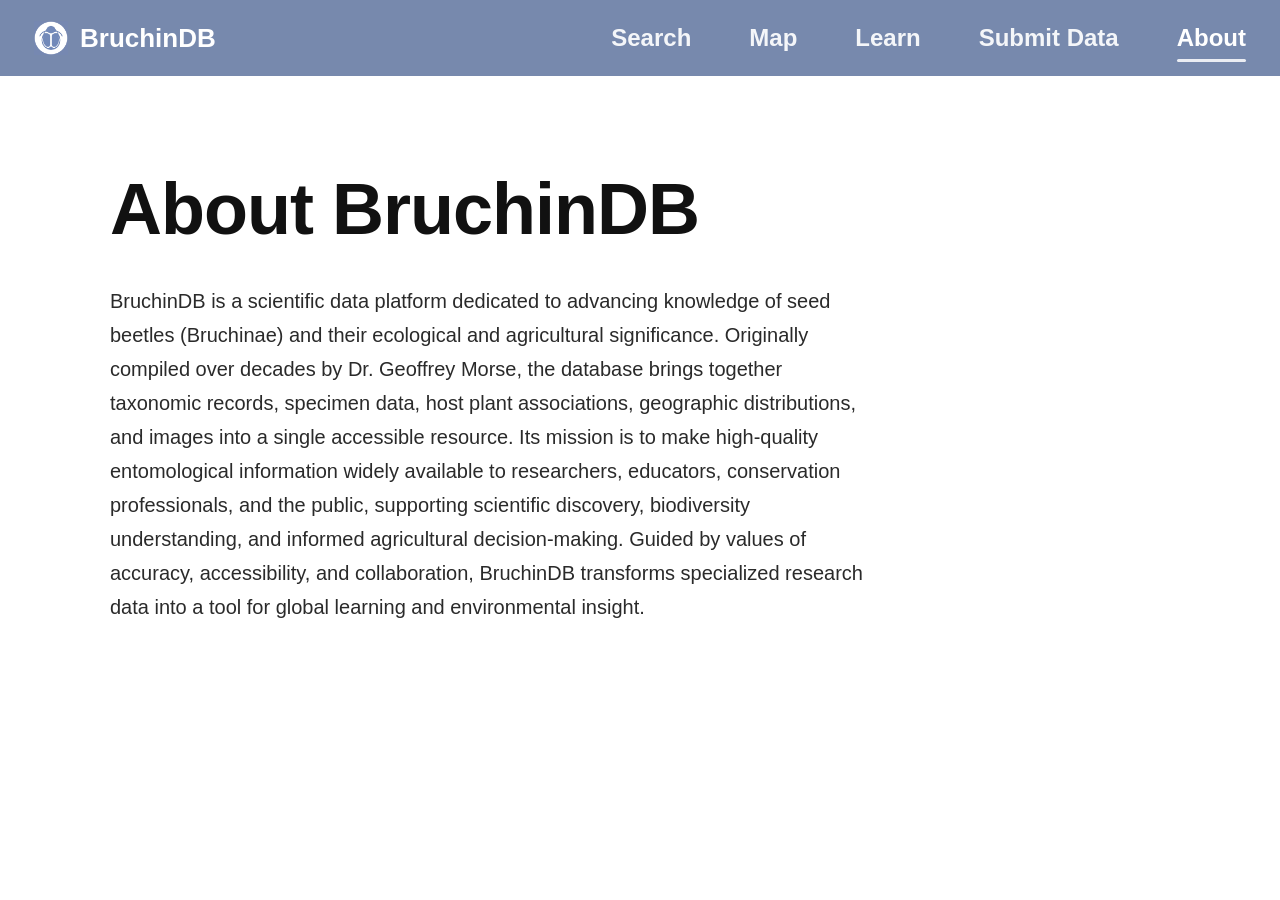
<file: Frontend/about-page/index.html>
<!DOCTYPE html>
<html lang="en">
<head>
  <meta charset="utf-8" />
  <meta name="viewport" content="width=device-width, initial-scale=1" />
  <title>About | BruchinDB</title>
  <link rel="stylesheet" href="./style.css" />
</head>

<body>

  <header class="topbar">
  <div class="topbar-inner">
    <a class="brand" href="../welcome-page/index.html">
      <img src="./icons/bruchindb-logo.png" alt="BruchinDB logo" class="brand-logo" />
      <span class="brand-name">BruchinDB</span>
    </a>

    <nav class="nav" aria-label="Primary">
      <a class="nav-link" href="../search-page/index.html">Search</a>
      <a class="nav-link" href="../map-page/index.html">Map</a>
      <a class="nav-link" href="../loading-page/index.html">Learn</a>
      <a class="nav-link" href="../data-submission-page/index.html">Submit Data</a>
      <a class="nav-link active" href="../about-page/index.html">About</a>
    </nav>
  </div>
</header>

  <!-- Page Content -->
  <main class="page">
    <section class="content">
      <h1>About BruchinDB</h1>

      <p class="about-text">
        BruchinDB is a scientific data platform dedicated to advancing knowledge of seed beetles (Bruchinae) and their ecological and agricultural significance. Originally compiled over decades by Dr. Geoffrey Morse, the database brings together taxonomic records, specimen data, host plant associations, geographic distributions, and images into a single accessible resource. Its mission is to make high-quality entomological information widely available to researchers, educators, conservation professionals, and the public, supporting scientific discovery, biodiversity understanding, and informed agricultural decision-making. Guided by values of accuracy, accessibility, and collaboration, BruchinDB transforms specialized research data into a tool for global learning and environmental insight.
      </p>
    </section>
  </main>

</body>
</html>
</file>
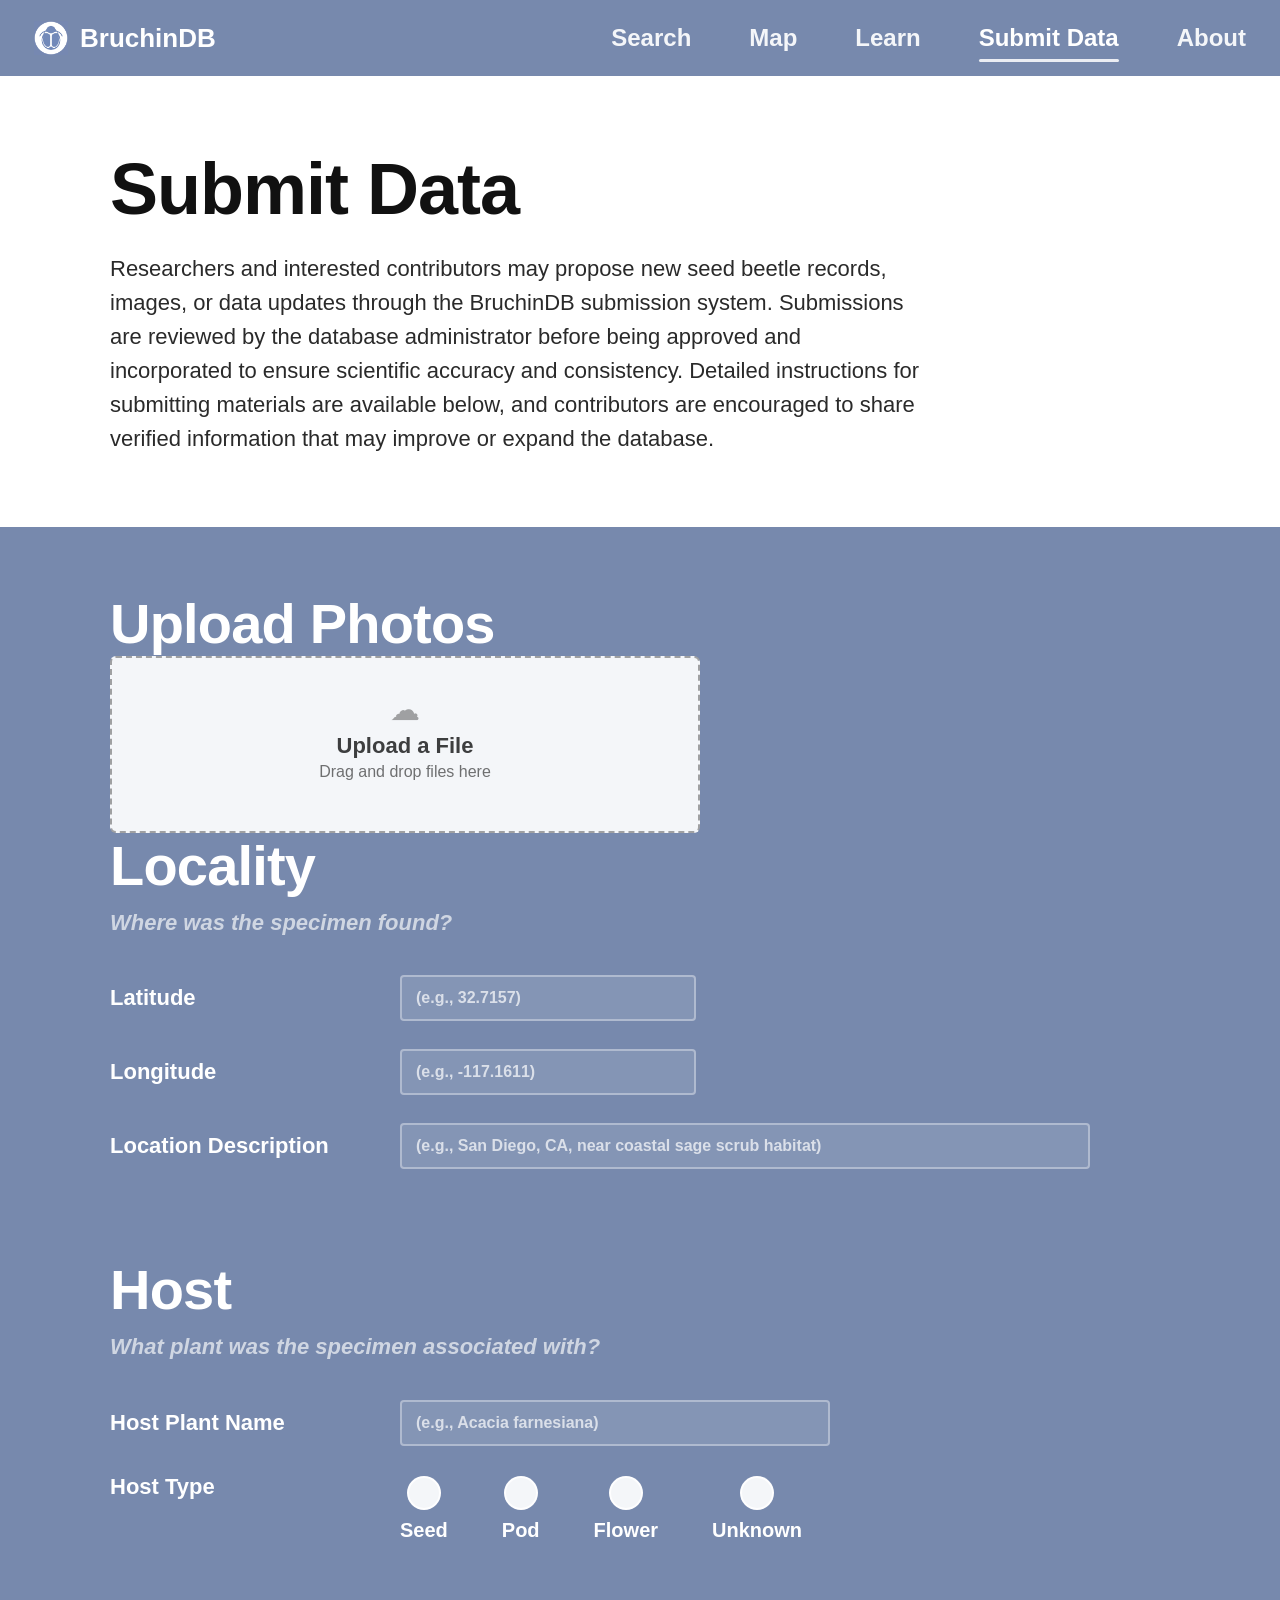
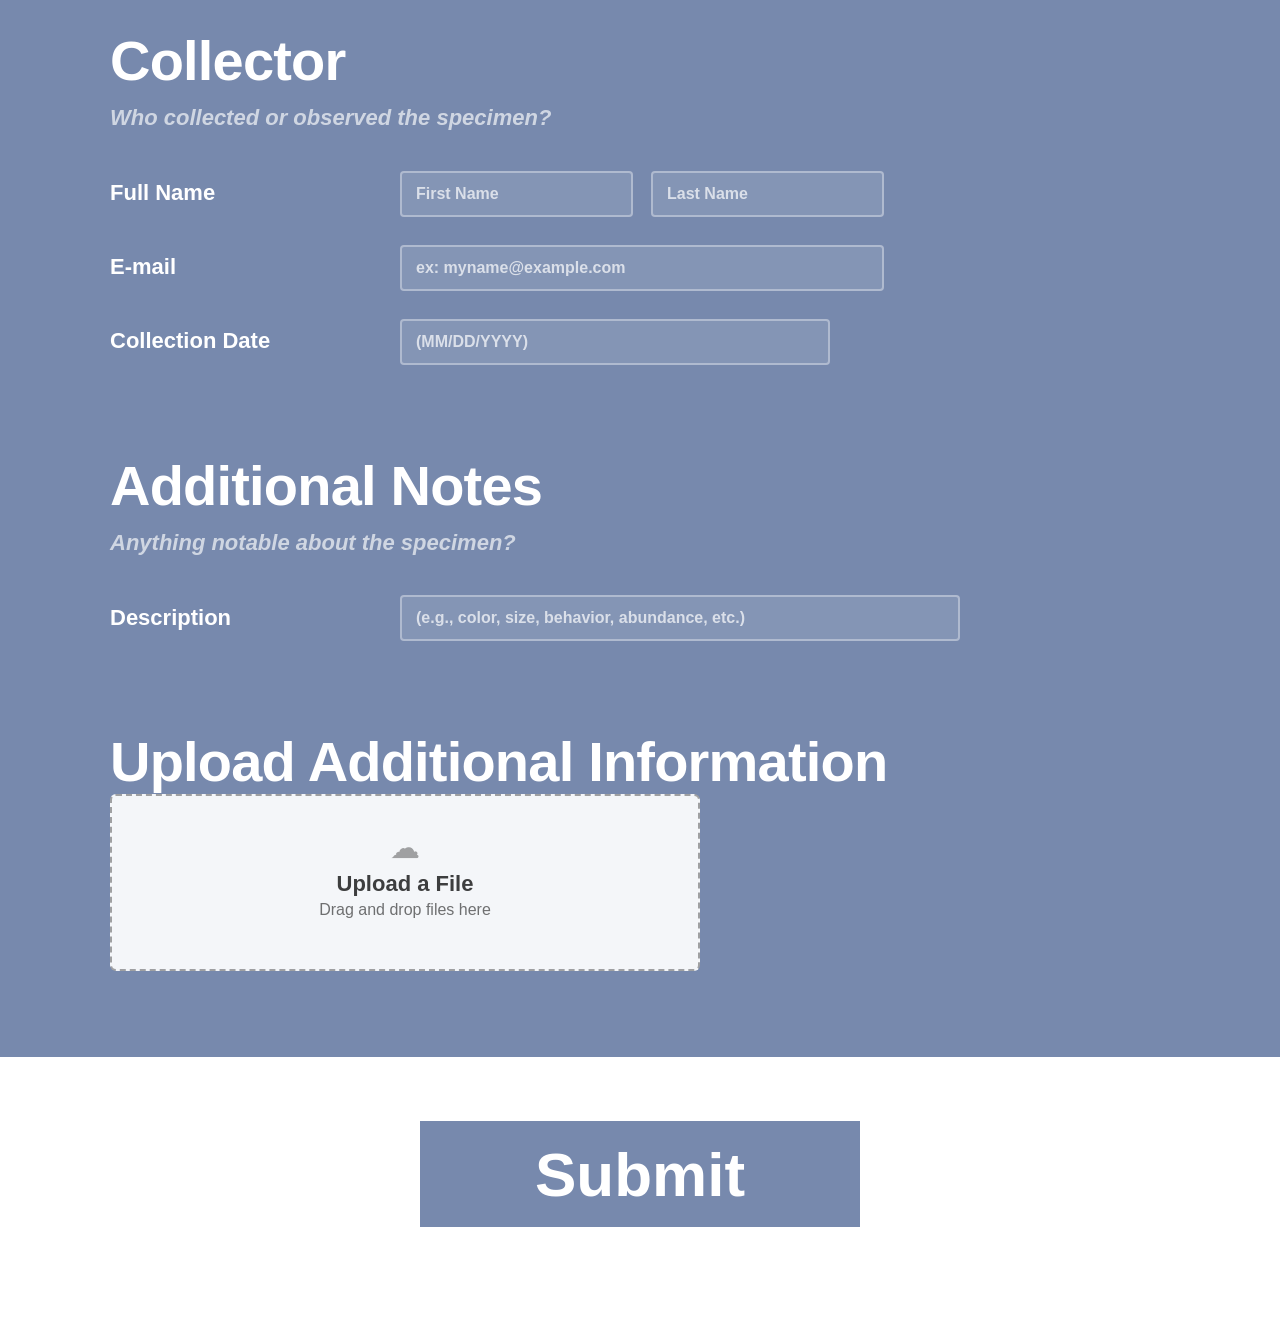
<file: Frontend/data-submission-page/index.html>
<!DOCTYPE html>
<html lang="en">
<head>
  <meta charset="utf-8" />
  <meta name="viewport" content="width=device-width, initial-scale=1" />
  <title>Submit Data | BruchinDB</title>
  <link rel="stylesheet" href="./style.css" />
</head>

<body>

  <!-- Top Nav Bar -->
  <header class="topbar">
    <div class="topbar-inner">
      <a class="brand" href="../welcome-page/index.html">
        <img src="./icons/bruchindb-logo.png" alt="BruchinDB logo" class="brand-logo" />
        <span class="brand-name">BruchinDB</span>
      </a>

      <nav class="nav" aria-label="Primary">
        <a class="nav-link" href="../search-page/index.html">Search</a>
        <a class="nav-link" href="../map-page/index.html">Map</a>
        <a class="nav-link" href="../loading-page/index.html">Learn</a>
        <a class="nav-link active" href="../data-submission-page/index.html">Submit Data</a>
        <a class="nav-link" href="../about-page/index.html">About</a>
      </nav>
    </div>
  </header>

  <main class="page">
    <section class="intro">
      <h1>Submit Data</h1>

      <p class="intro-text">
        Researchers and interested contributors may propose new seed beetle records, images, or data updates through the BruchinDB submission system. Submissions are reviewed by the database administrator before being approved and incorporated to ensure scientific accuracy and consistency. Detailed instructions for submitting materials are available below, and contributors are encouraged to share verified information that may improve or expand the database.
      </p>
    </section>

    <section class="blue-section">
      <div class="blue-inner">
        <!-- Upload Photo block -->
        <div class="form-section">
          <h2>Upload Photos</h2>

          <div
            class="dropzone"
            role="button"
            tabindex="0"
            aria-label="Upload a photo file"
            data-input-id="photoFile"
          >
            <div class="dropzone-box">
              <div class="dz-icon" aria-hidden="true">☁︎</div>
              <div class="dz-title">Upload a File</div>
              <div class="dz-sub">Drag and drop files here</div>
              <div class="file-name" id="photoFileName" aria-live="polite"></div>
            </div>
          </div>

          <input
            class="file-input hidden-input"
            id="photoFile"
            type="file"
            aria-label="Choose photo file to upload"
          />
        </div>

        <form class="contact-form" id="contactForm" action="#" method="post" novalidate>
          <!-- Locality -->
          <section class="form-section">
            <h2>Locality</h2>
            <p class="section-subtitle">Where was the specimen found?</p>

            <div class="field-row field-row-short">
              <label class="field-label" for="latitude">Latitude</label>
              <div class="input-wrap short-input">
                <input
                  id="latitude"
                  name="latitude"
                  type="text"
                  class="input"
                  placeholder="(e.g., 32.7157)"
                />
              </div>
            </div>

            <div class="field-row field-row-short">
              <label class="field-label" for="longitude">Longitude</label>
              <div class="input-wrap short-input">
                <input
                  id="longitude"
                  name="longitude"
                  type="text"
                  class="input"
                  placeholder="(e.g., -117.1611)"
                />
              </div>
            </div>

            <div class="field-row">
              <label class="field-label" for="locationDescription">Location Description</label>
              <div class="input-wrap wide-input">
                <input
                  id="locationDescription"
                  name="locationDescription"
                  type="text"
                  class="input"
                  placeholder="(e.g., San Diego, CA, near coastal sage scrub habitat)"
                />
              </div>
            </div>
          </section>

          <!-- Host -->
          <section class="form-section">
            <h2>Host</h2>
            <p class="section-subtitle">What plant was the specimen associated with?</p>

            <div class="field-row">
              <label class="field-label" for="hostPlantName">Host Plant Name</label>
              <div class="input-wrap medium-input">
                <input
                  id="hostPlantName"
                  name="hostPlantName"
                  type="text"
                  class="input"
                  placeholder="(e.g., Acacia farnesiana)"
                />
              </div>
            </div>

            <div class="field-row field-row-host">
              <span class="field-label">Host Type</span>

              <div class="host-type-group" role="radiogroup" aria-label="Host type">
                <label class="host-option">
                  <input type="radio" name="hostType" value="Seed" />
                  <span class="host-circle" aria-hidden="true"></span>
                  <span class="host-text">Seed</span>
                </label>

                <label class="host-option">
                  <input type="radio" name="hostType" value="Pod" />
                  <span class="host-circle" aria-hidden="true"></span>
                  <span class="host-text">Pod</span>
                </label>

                <label class="host-option">
                  <input type="radio" name="hostType" value="Flower" />
                  <span class="host-circle" aria-hidden="true"></span>
                  <span class="host-text">Flower</span>
                </label>

                <label class="host-option">
                  <input type="radio" name="hostType" value="Unknown" />
                  <span class="host-circle" aria-hidden="true"></span>
                  <span class="host-text">Unknown</span>
                </label>
              </div>
            </div>
          </section>

          <!-- Collector -->
          <section class="form-section">
            <h2>Collector</h2>
            <p class="section-subtitle">Who collected or observed the specimen?</p>

            <div class="field-row">
              <label class="field-label" for="firstName">Full Name</label>

              <div class="name-grid">
                <div class="input-wrap">
                  <input
                    id="firstName"
                    name="firstName"
                    type="text"
                    class="input"
                    placeholder="First Name"
                    autocomplete="given-name"
                  />
                </div>

                <div class="input-wrap">
                  <input
                    id="lastName"
                    name="lastName"
                    type="text"
                    class="input"
                    placeholder="Last Name"
                    autocomplete="family-name"
                  />
                </div>
              </div>
            </div>

            <div class="field-row">
              <label class="field-label" for="email">E-mail</label>

              <div class="input-wrap collector-email-input">
                <input
                  id="email"
                  name="email"
                  type="email"
                  class="input"
                  placeholder="ex: myname@example.com"
                  autocomplete="email"
                />
              </div>
            </div>

            <div class="field-row">
              <label class="field-label" for="collectionDate">Collection Date</label>
              <div class="input-wrap medium-input">
                <input
                  id="collectionDate"
                  name="collectionDate"
                  type="text"
                  class="input"
                  placeholder="(MM/DD/YYYY)"
                />
              </div>
            </div>
          </section>

          <!-- Additional Notes -->
          <section class="form-section">
            <h2>Additional Notes</h2>
            <p class="section-subtitle">Anything notable about the specimen?</p>

            <div class="field-row">
              <label class="field-label" for="description">Description</label>
              <div class="input-wrap notes-input">
                <input
                  id="description"
                  name="description"
                  type="text"
                  class="input"
                  placeholder="(e.g., color, size, behavior, abundance, etc.)"
                />
              </div>
            </div>
          </section>

          <!-- Upload Additional Information -->
          <section class="form-section">
            <h2>Upload Additional Information</h2>

            <div
              class="dropzone"
              role="button"
              tabindex="0"
              aria-label="Upload an additional information file"
              data-input-id="infoFile"
            >
              <div class="dropzone-box">
                <div class="dz-icon" aria-hidden="true">☁︎</div>
                <div class="dz-title">Upload a File</div>
                <div class="dz-sub">Drag and drop files here</div>
                <div class="file-name" id="infoFileName" aria-live="polite"></div>
              </div>
            </div>

            <input
              class="file-input hidden-input"
              id="infoFile"
              type="file"
              aria-label="Choose additional information file to upload"
            />
          </section>
        </form>
      </div>
    </section>

    <!-- Submit button section -->
    <section class="submit-section">
      <div class="submit-wrap">
        <button class="submit-btn" id="submitBtn" type="button">Submit</button>
        <p id="confirmationMessage" class="confirmation hidden" aria-live="polite"></p>
      </div>
    </section>
  </main>

  <script>
    const BACKEND_URL = "http://127.0.0.1:5000/upload";

    const submitBtn = document.getElementById("submitBtn");
    const confirmation = document.getElementById("confirmationMessage");
    const firstNameInput = document.getElementById("firstName");
    const lastNameInput = document.getElementById("lastName");
    const emailInput = document.getElementById("email");
    const latitudeInput = document.getElementById("latitude");
    const longitudeInput = document.getElementById("longitude");
    const locationDescriptionInput = document.getElementById("locationDescription");
    const hostPlantNameInput = document.getElementById("hostPlantName");
    const collectionDateInput = document.getElementById("collectionDate");
    const descriptionInput = document.getElementById("description");
    const photoFileInput = document.getElementById("photoFile");
    const infoFileInput = document.getElementById("infoFile");
    const contactForm = document.getElementById("contactForm");

    function showMessage(message, isError = false) {
      confirmation.textContent = message;
      confirmation.classList.remove("hidden", "success", "error");
      confirmation.classList.add(isError ? "error" : "success");
      confirmation.scrollIntoView({ behavior: "smooth", block: "center" });
    }

    function clearMessage() {
      confirmation.textContent = "";
      confirmation.classList.add("hidden");
      confirmation.classList.remove("success", "error");
    }

    function updateFileName(input, displayId) {
      const display = document.getElementById(displayId);

      if (input.files && input.files.length > 0) {
        display.textContent = "Selected: " + input.files[0].name;
      } else {
        display.textContent = "";
      }
    }

    function setupDropzone(dropzone) {
      const inputId = dropzone.dataset.inputId;
      const input = document.getElementById(inputId);

      dropzone.addEventListener("click", () => {
        input.click();
      });

      dropzone.addEventListener("keydown", (e) => {
        if (e.key === "Enter" || e.key === " ") {
          e.preventDefault();
          input.click();
        }
      });
    }

    document.querySelectorAll(".dropzone").forEach(setupDropzone);

    photoFileInput.addEventListener("change", () => {
      updateFileName(photoFileInput, "photoFileName");
      clearMessage();
    });

    infoFileInput.addEventListener("change", () => {
      updateFileName(infoFileInput, "infoFileName");
      clearMessage();
    });

    [
      firstNameInput,
      lastNameInput,
      emailInput,
      latitudeInput,
      longitudeInput,
      locationDescriptionInput,
      hostPlantNameInput,
      collectionDateInput,
      descriptionInput
    ].forEach((input) => {
      input.addEventListener("input", clearMessage);
    });

    document.querySelectorAll('input[name="hostType"]').forEach((input) => {
      input.addEventListener("change", clearMessage);
    });

    submitBtn.addEventListener("click", async () => {
      const firstName = firstNameInput.value.trim();
      const lastName = lastNameInput.value.trim();
      const email = emailInput.value.trim();
      const latitude = latitudeInput.value.trim();
      const longitude = longitudeInput.value.trim();
      const locationDescription = locationDescriptionInput.value.trim();
      const hostPlantName = hostPlantNameInput.value.trim();
      const collectionDate = collectionDateInput.value.trim();
      const description = descriptionInput.value.trim();
      const selectedHostType = document.querySelector('input[name="hostType"]:checked');

      clearMessage();

      if (email && !emailInput.checkValidity()) {
        showMessage("Please enter a valid email address.", true);
        return;
      }

      const formData = new FormData();
      formData.append("firstName", firstName);
      formData.append("lastName", lastName);
      formData.append("email", email);
      formData.append("latitude", latitude);
      formData.append("longitude", longitude);
      formData.append("locationDescription", locationDescription);
      formData.append("hostPlantName", hostPlantName);
      formData.append("hostType", selectedHostType ? selectedHostType.value : "");
      formData.append("collectionDate", collectionDate);
      formData.append("description", description);

      if (photoFileInput.files.length > 0) {
        formData.append("photoFile", photoFileInput.files[0]);
      }

      if (infoFileInput.files.length > 0) {
        formData.append("infoFile", infoFileInput.files[0]);
      }

      submitBtn.disabled = true;
      submitBtn.textContent = "Submitting...";

      try {
        const response = await fetch(BACKEND_URL, {
          method: "POST",
          body: formData
        });

        const result = await response.json();

        if (!response.ok || !result.success) {
          throw new Error(result.error || "Submission failed.");
        }

        showMessage("Your submission has been received successfully.", false);

        contactForm.reset();
        photoFileInput.value = "";
        infoFileInput.value = "";
        document.getElementById("photoFileName").textContent = "";
        document.getElementById("infoFileName").textContent = "";
      } catch (error) {
        showMessage(error.message || "Could not connect to the server.", true);
      } finally {
        submitBtn.disabled = false;
        submitBtn.textContent = "Submit";
      }
    });
  </script>

</body>
</html>
</file>
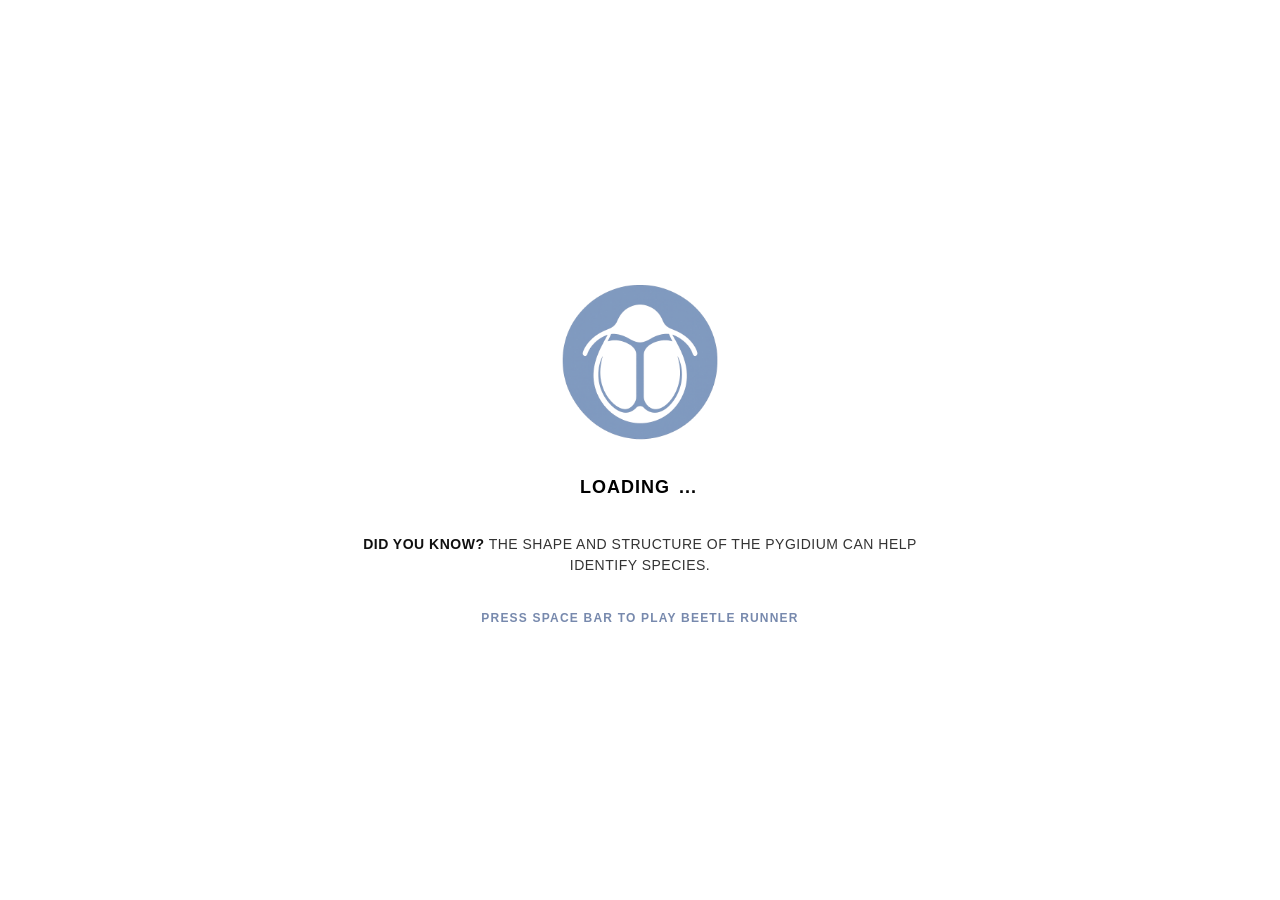
<file: Frontend/loading-page/index.html>
<!DOCTYPE html>
<html lang="en">
<head>
  <meta charset="utf-8" />
  <meta name="viewport" content="width=device-width, initial-scale=1" />
  <title>Loading | EntomologyDB</title>
  <link rel="stylesheet" href="./style.css" />
</head>

<body>

  <main class="loading-wrap" id="loading-wrap">
    <section class="loading-card" id="loading-card">

      <!-- beetle image -->
      <img
        src="./icons/beetle.png"
        alt="Seed beetle icon"
        class="beetle-img"
      />

      <!-- loading text -->
      <div class="loading-text">
        <span>LOADING</span>
        <span id="dots">...</span>
      </div>

      <!-- random fact -->
      <p class="fact">
        <span class="fact-bold">DID YOU KNOW?</span>
        <span id="fact-text"></span>
      </p>

      <!-- start game hint -->
      <p class="game-hint">press space bar to play beetle runner</p>
    </section>
  </main>

  <!-- game screen -->
  <main class="game-wrap hidden" id="game-wrap">
    <div class="game-header">
      <span class="game-title">BEETLE RUNNER</span>
      <span class="game-controls">space / ↑ = jump</span>
    </div>

    <canvas id="game-canvas" width="1000" height="320" aria-label="Beetle runner game"></canvas>

    <p class="game-subtext" id="game-subtext">
      jump over obstacles and survive as long as possible
    </p>
  </main>

  <script>
    /* animated loading dots */
    const dots = document.getElementById("dots");
    const frames = [".", "..", "..."];
    let i = 0;

    setInterval(() => {
      i = (i + 1) % frames.length;
      dots.textContent = frames[i];
    }, 500);

    /* seed beetle facts */
    const facts = [
      "Seed beetles lay their eggs directly on seeds, where larvae hatch and burrow inside.",
      "Most seed beetle larvae develop entirely inside a single seed.",
      "Seed beetles belong to the subfamily Bruchinae within the leaf beetle family.",
      "Many seed beetles specialize on only one plant species.",
      "The exposed rear end of seed beetles is called the pygidium.",
      "Seed beetles play an important role in studying evolution and host specialization.",
      "Some seed beetles can be agricultural pests, damaging stored legumes.",
      "Adult seed beetles often live only a few weeks.",
      "Seed beetles use chemical cues to locate suitable host plants.",
      "The shape and structure of the pygidium can help identify species."
    ];

    const factText = document.getElementById("fact-text");
    const randomIndex = Math.floor(Math.random() * facts.length);
    factText.textContent = facts[randomIndex];

    /* game setup */
    const loadingWrap = document.getElementById("loading-wrap");
    const gameWrap = document.getElementById("game-wrap");
    const gameSubtext = document.getElementById("game-subtext");

    const canvas = document.getElementById("game-canvas");
    const ctx = canvas.getContext("2d");

    const beetleSprite = new Image();
    beetleSprite.src = "./icons/beetle.png";

    let gameStarted = false;
    let gameOver = false;
    let animationId = null;
    let score = 0;
    let highScore = 0;
    let speed = 6;
    let obstacleTimer = 0;
    let lastTime = 0;

    const groundY = 250;
    const gravity = 0.7;
    const jumpPower = -13.5;

    const beetle = {
      x: 80,
      y: groundY - 44,
      width: 44,
      height: 44,
      velocityY: 0,
      onGround: true
    };

    let obstacles = [];

    function resizeCanvas() {
      const maxWidth = Math.min(window.innerWidth - 40, 1000);
      canvas.style.width = `${maxWidth}px`;
      canvas.style.height = `${Math.round(maxWidth * 0.32)}px`;
    }

    resizeCanvas();
    window.addEventListener("resize", resizeCanvas);

    function startGame() {
      loadingWrap.classList.add("hidden");
      gameWrap.classList.remove("hidden");
      gameStarted = true;
      resetGame();
      loop(0);
    }

    function resetGame() {
      cancelAnimationFrame(animationId);

      gameOver = false;
      score = 0;
      speed = 6;
      obstacleTimer = 0;
      lastTime = 0;
      obstacles = [];

      beetle.y = groundY - beetle.height;
      beetle.velocityY = 0;
      beetle.onGround = true;

      gameSubtext.textContent = "jump over obstacles and survive as long as possible";
    }

    function jump() {
      if (beetle.onGround && !gameOver) {
        beetle.velocityY = jumpPower;
        beetle.onGround = false;
      }
    }

    function spawnObstacle() {
      const height = 26 + Math.random() * 30;
      const width = 16 + Math.random() * 18;

      obstacles.push({
        x: canvas.width + 20,
        y: groundY - height,
        width,
        height
      });
    }

    function update(delta) {
      if (gameOver) return;

      beetle.velocityY += gravity;
      beetle.y += beetle.velocityY;

      if (beetle.y >= groundY - beetle.height) {
        beetle.y = groundY - beetle.height;
        beetle.velocityY = 0;
        beetle.onGround = true;
      }

      obstacleTimer += delta;
      const spawnRate = Math.max(700, 1300 - score * 2);

      if (obstacleTimer > spawnRate) {
        spawnObstacle();
        obstacleTimer = 0;
      }

      for (let j = obstacles.length - 1; j >= 0; j--) {
        obstacles[j].x -= speed;

        if (obstacles[j].x + obstacles[j].width < 0) {
          obstacles.splice(j, 1);
          score += 1;
          if (score > highScore) highScore = score;
          if (score % 8 === 0) speed += 0.4;
        }
      }

      for (const obstacle of obstacles) {
        if (
          beetle.x < obstacle.x + obstacle.width &&
          beetle.x + beetle.width > obstacle.x &&
          beetle.y < obstacle.y + obstacle.height &&
          beetle.y + beetle.height > obstacle.y
        ) {
          gameOver = true;
          gameSubtext.textContent = "game over — press space to restart";
        }
      }
    }

    function drawGround() {
      ctx.strokeStyle = "#111111";
      ctx.lineWidth = 2;
      ctx.beginPath();
      ctx.moveTo(0, groundY + 1);
      ctx.lineTo(canvas.width, groundY + 1);
      ctx.stroke();

      for (let x = 0; x < canvas.width; x += 34) {
        ctx.fillStyle = "#bbbbbb";
        ctx.fillRect(x, groundY + 10, 14, 2);
      }
    }

    function drawBeetle() {
      if (beetleSprite.complete) {
        ctx.drawImage(beetleSprite, beetle.x, beetle.y, beetle.width, beetle.height);
      } else {
        ctx.fillStyle = "#7789AD";
        ctx.beginPath();
        ctx.ellipse(beetle.x + 22, beetle.y + 24, 18, 20, 0, 0, Math.PI * 2);
        ctx.fill();
      }
    }

    function drawObstacles() {
      obstacles.forEach((obstacle) => {
        ctx.fillStyle = "#111111";
        ctx.fillRect(obstacle.x, obstacle.y, obstacle.width, obstacle.height);

        ctx.fillStyle = "#333333";
        ctx.fillRect(obstacle.x + 4, obstacle.y + 6, 3, 3);
      });
    }

    function drawScore() {
      ctx.fillStyle = "#111111";
      ctx.font = "700 20px -apple-system, BlinkMacSystemFont, 'Segoe UI', Roboto, Helvetica, Arial, sans-serif";
      ctx.textAlign = "right";
      ctx.fillText(`score ${score}`, canvas.width - 24, 34);
      ctx.fillText(`best ${highScore}`, canvas.width - 24, 60);
    }

    function drawStartOverlay() {
      ctx.fillStyle = "#111111";
      ctx.font = "700 18px -apple-system, BlinkMacSystemFont, 'Segoe UI', Roboto, Helvetica, Arial, sans-serif";
      ctx.textAlign = "center";
      ctx.fillText("press space to begin", canvas.width / 2, 120);
    }

    function drawGameOverOverlay() {
      ctx.fillStyle = "#111111";
      ctx.font = "700 26px -apple-system, BlinkMacSystemFont, 'Segoe UI', Roboto, Helvetica, Arial, sans-serif";
      ctx.textAlign = "center";
      ctx.fillText("GAME OVER", canvas.width / 2, 120);

      ctx.font = "500 16px -apple-system, BlinkMacSystemFont, 'Segoe UI', Roboto, Helvetica, Arial, sans-serif";
      ctx.fillText("press space to restart", canvas.width / 2, 148);
    }

    function draw() {
      ctx.clearRect(0, 0, canvas.width, canvas.height);

      drawGround();
      drawBeetle();
      drawObstacles();
      drawScore();

      if (gameOver) {
        drawGameOverOverlay();
      }
    }

    function loop(timestamp) {
      const delta = timestamp - lastTime;
      lastTime = timestamp;

      update(delta);
      draw();

      animationId = requestAnimationFrame(loop);
    }

    document.addEventListener("keydown", (event) => {
      const key = event.code;

      if (["Space", "ArrowUp", "ArrowDown", "ArrowLeft", "ArrowRight"].includes(key)) {
        event.preventDefault();
      }

      if (!gameStarted && key === "Space") {
        startGame();
        return;
      }

      if (!gameStarted) return;

      if (gameOver && key === "Space") {
        resetGame();
        loop(0);
        return;
      }

      if (key === "Space" || key === "ArrowUp") {
        jump();
      }

      if (key === "ArrowDown" && !beetle.onGround) {
        beetle.velocityY += 1.8;
      }
    });
  </script>

</body>
</html>
</file>
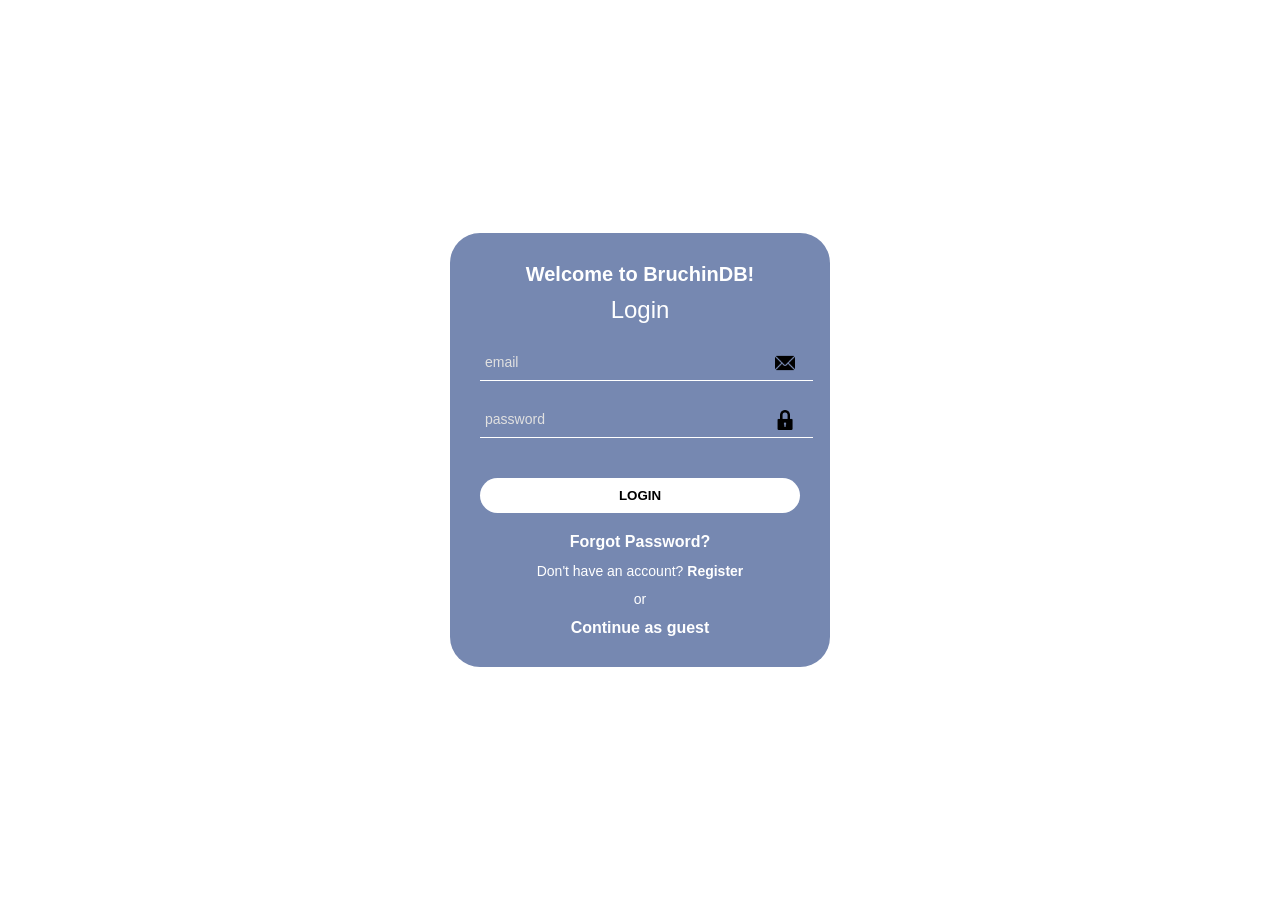
<file: Frontend/login-page/index.html>
<!DOCTYPE html>
<html lang="en">
<head>
  <meta charset="UTF-8">
  <title>BruchinDB Login</title>
  <link rel="stylesheet" href="style.css">
</head>
<body>

  <div class="login-card">
    <h1>Welcome to BruchinDB!</h1>
    <h2>Login</h2>

    <!-- Email input -->
    <div class="input-group">
      <input type="email" placeholder="email">

      <img src="icons/email.png" alt="email icon" class="icon">
    </div>

    <!-- Password input -->
    <div class="input-group">
      <input type="password" placeholder="password">

      <img src="icons/password.png" alt="lock icon" class="icon">
    </div>

    <button class="login-btn">LOGIN</button>

    <a href="forgot-password.html" class="link">Forgot Password?</a>

    <p class="small-text">
      Don't have an account? <a href="register-account.html" class="link">Register</a>
    </p>

    <p class="small-text">or</p>

    <a href="#" class="link">Continue as guest</a>
  </div>

</body>
</html>
</file>
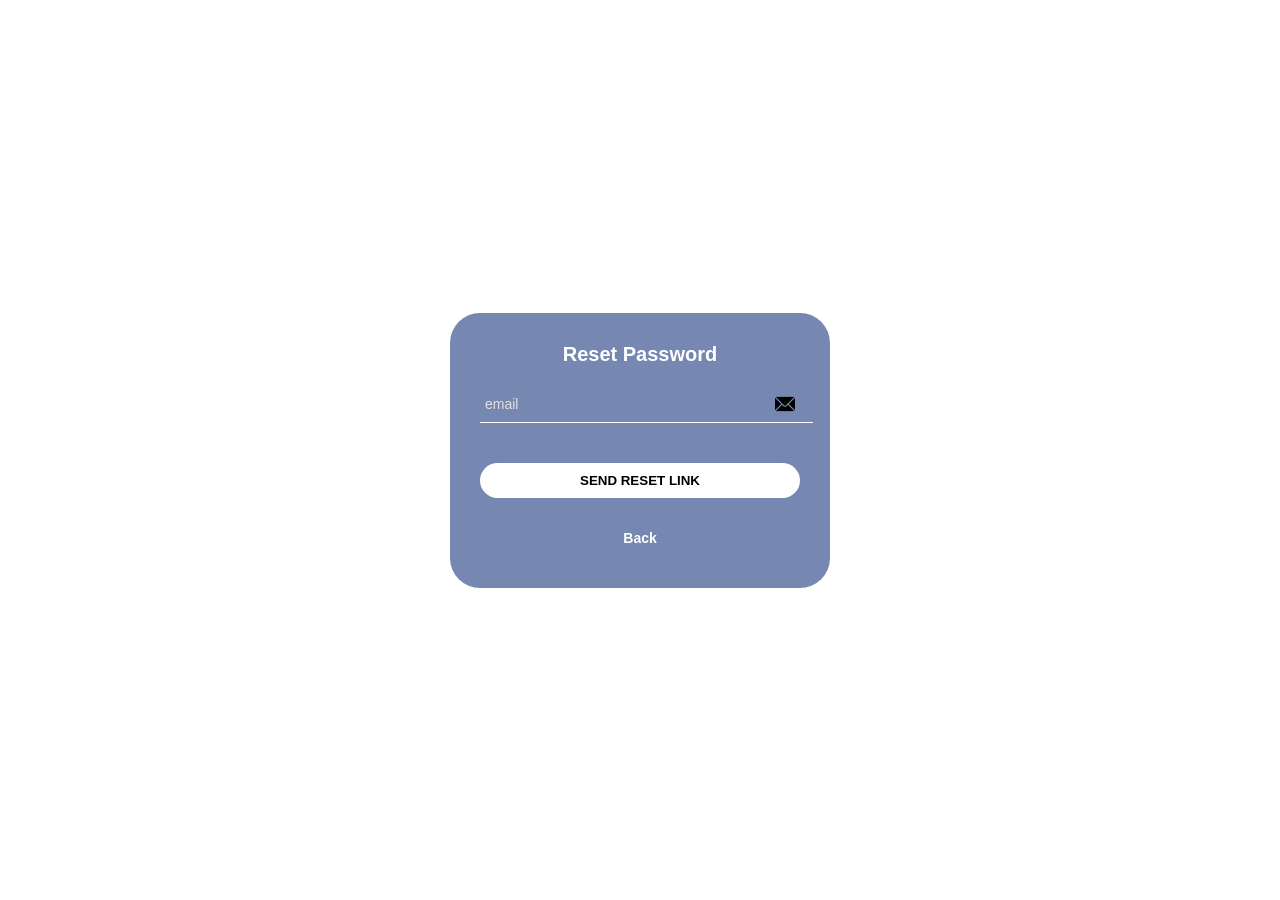
<file: Frontend/login-page/forgot-password.html>
<!DOCTYPE html>
<html lang="en">
<head>
  <meta charset="UTF-8">
  <title>Forgot Password</title>
  <link rel="stylesheet" href="style.css">
</head>
<body>

  <div class="login-card">
    <h1>Reset Password</h1>

    <div class="input-group">
      <input type="email" placeholder="email">

      <img src="icons/email.png" alt="email icon" class="icon">
    </div>

    <button class="login-btn">SEND RESET LINK</button>

    <p class="small-text">
      <a href="index.html" class="link">Back</a>
    </p>
  </div>

</body>
</html>
</file>
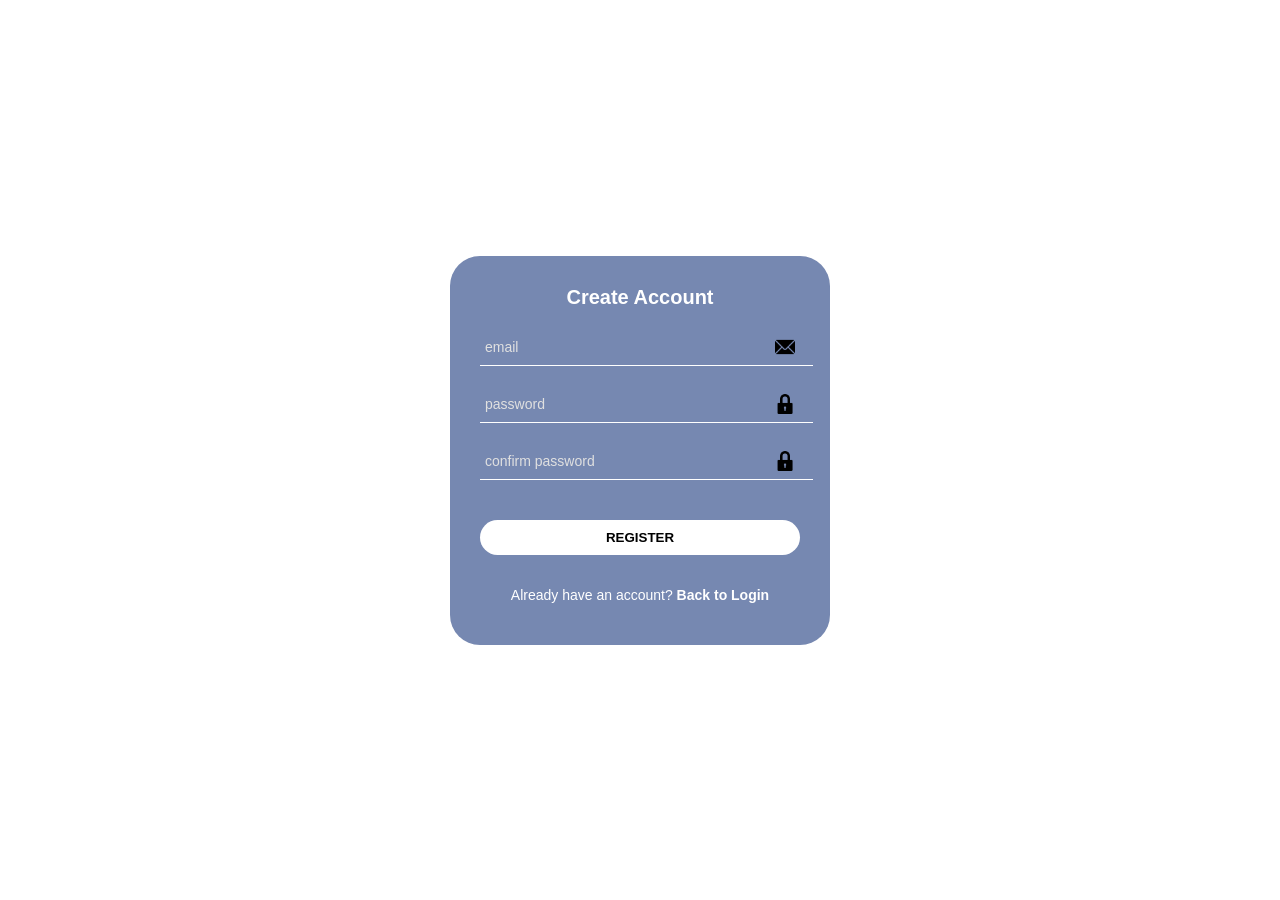
<file: Frontend/login-page/register-account.html>
<!DOCTYPE html>
<html lang="en">
<head>
  <meta charset="UTF-8">
  <title>Register</title>
  <link rel="stylesheet" href="style.css">
</head>
<body>

  <div class="login-card">
    <h1>Create Account</h1>

    <div class="input-group">
      <input type="email" placeholder="email">

      <img src="icons/email.png" alt="email icon" class="icon">
    </div>

    <div class="input-group">
      <input type="password" placeholder="password">

      <img src="icons/password.png" alt="lock icon" class="icon">
    </div>

    <div class="input-group">
      <input type="password" placeholder="confirm password">

      <img src="icons/password.png" alt="lock icon" class="icon">
    </div>

    <button class="login-btn">REGISTER</button>

    <p class="small-text">
      Already have an account?
      <a href="index.html" class="link">Back to Login</a>
    </p>
  </div>

</body>
</html>
</file>
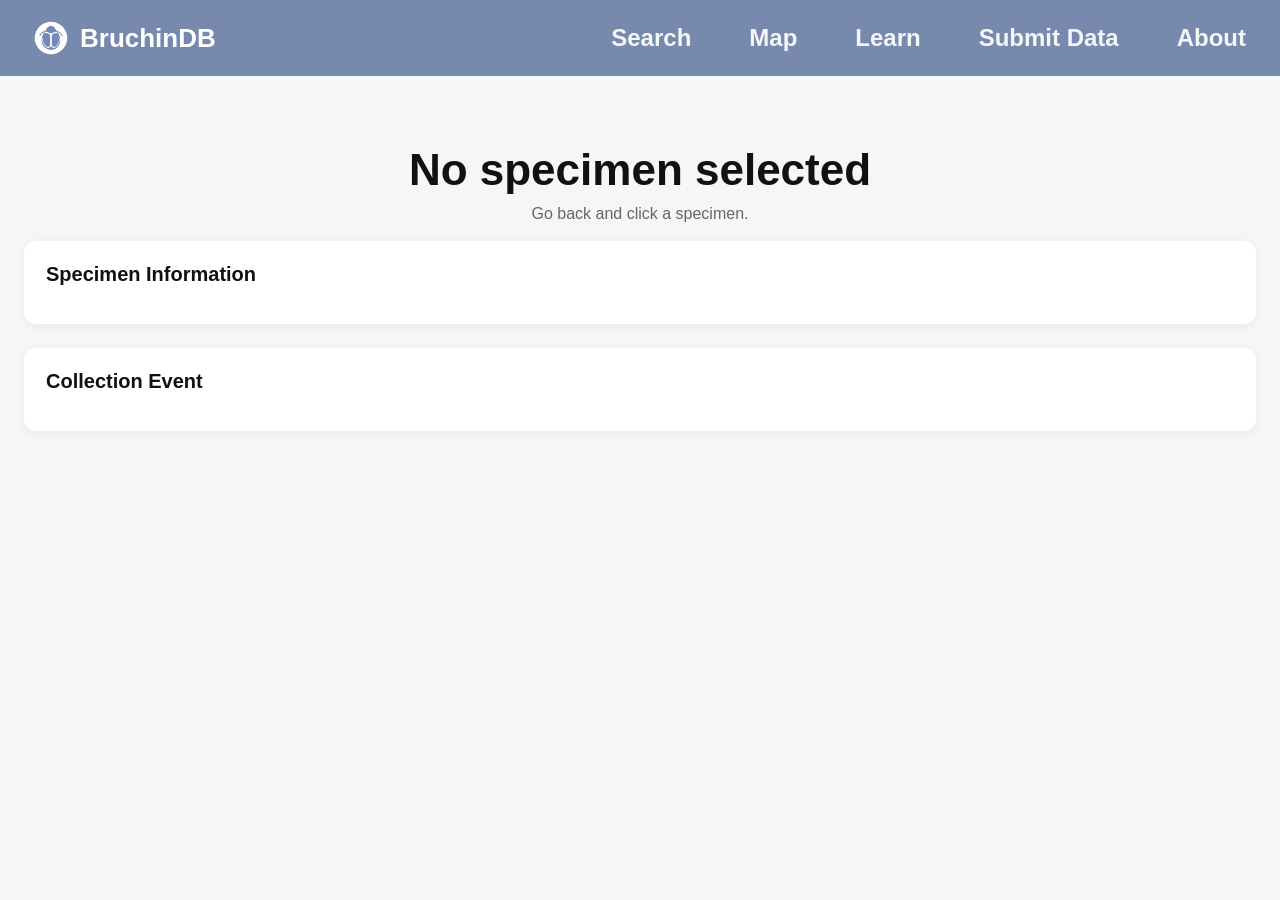
<file: Frontend/search-page/specimen.html>
<!DOCTYPE html>
<html lang="en">
<head>
  <meta charset="UTF-8" />
  <meta name="viewport" content="width=device-width, initial-scale=1.0" />
  <title>Specimen | BruchinDB</title>
  <link rel="stylesheet" href="./style.css" />
</head>

<body>

  <header class="topbar">
    <div class="topbar-inner">
      <a class="brand" href="../search-page/index.html">
        <img src="./icons/bruchindb-logo.png" alt="BruchinDB logo" class="brand-logo" />
        <span class="brand-name">BruchinDB</span>
      </a>
      <nav class="nav" aria-label="Primary">
        <a class="nav-link" href="../search-page/index.html">Search</a>
        <a class="nav-link" href="../map-page/index.html">Map</a>
        <a class="nav-link" href="../loading-page/index.html">Learn</a>
        <a class="nav-link" href="../data-submission-page/index.html">Submit Data</a>
        <a class="nav-link" href="../about-page/index.html">About</a>
      </nav>
    </div>
  </header>

  <nav class="breadcrumbs" aria-label="Breadcrumb" style="visibility:hidden">
    <a href="./index.html" id="breadcrumb-search">Search</a>
    <span class="breadcrumb-sep">›</span>
    <a href="#" id="breadcrumb-species-link">Species</a>
    <span class="breadcrumb-sep">›</span>
    <span class="breadcrumb-current" id="breadcrumb-specimen">Specimen</span>
  </nav>

  <main class="species-page">
    <div class="species-hero">
      <h1 class="species-title" id="specimen-title">Loading...</h1>
      <p class="species-subtitle" id="specimen-subtitle"></p>
    </div>

    <section class="tab-panel is-active">
      <div class="panel-card">
        <h2 class="panel-title">Specimen Information</h2>
        <div class="info-grid" id="specimen-info"></div>
      </div>
    </section>

    <section class="tab-panel is-active">
      <div class="panel-card">
        <h2 class="panel-title">Collection Event</h2>
        <div class="info-grid" id="event-info"></div>
      </div>
    </section>

    <section class="tab-panel is-active" id="specimen-host-section" style="display:none;">
      <div class="panel-card">
        <h2 class="panel-title">Host Plant</h2>
        <div class="info-grid" id="host-info"></div>
      </div>
    </section>

    <section class="tab-panel is-active" id="specimen-citation-section" style="display:none;">
      <div class="panel-card">
        <h2 class="panel-title">Citation</h2>
        <p id="citation-text"></p>
      </div>
    </section>

    <section class="tab-panel is-active" id="specimen-notes-section" style="display:none;">
      <div class="panel-card">
        <h2 class="panel-title">Notes</h2>
        <p id="notes-text"></p>
      </div>
    </section>

    <section class="tab-panel is-active" id="specimen-images-section" style="display:none;">
      <div class="panel-card">
        <h2 class="panel-title">Images</h2>
        <div class="image-grid" id="specimen-images"></div>
      </div>
    </section>
  </main>

  <script type="module" src="./specimen.js"></script>
  <button type="button" id="backToTop" class="back-to-top" aria-label="Back to top">↑</button>
</body>
</html>
</file>
<file: Frontend/about-page/style.css>
:root{
  --bg:#ffffff;
  --ink:#111111;
  --muted:#2a2a2a;
  --bar:#7789AD;
}

*{ box-sizing:border-box; }
html,body{ height:100%; }

body{
  margin:0;
  background:var(--bg);
  color:var(--ink);
  font-family:-apple-system,BlinkMacSystemFont,"Segoe UI",Roboto,Helvetica,Arial,sans-serif;
}

/* TOP BAR */
.topbar{
  height:76px;
  background:var(--bar);
  display:flex;
  align-items:center;
}

.topbar-inner{
  width:100%;
  padding:0 34px;
  display:flex;
  align-items:center;
  justify-content:space-between;
}

.brand{
  display:flex;
  align-items:center;
  gap:12px;
  text-decoration:none;
  color:#fff;
}

.brand-logo{
  width:34px;
  height:34px;
  display:block;
}

.brand-name{
  font-weight:800;
  font-size:26px;
}

/* NAV LINKS */
.nav{
  display:flex;
  align-items:center;
  gap:58px;
}

.nav-link{
  color:rgba(255,255,255,0.92);
  text-decoration:none;
  font-weight:700;
  font-size:24px;
}

.nav-link:hover{ opacity:0.9; }

.nav-link.active{
  color:#fff;
  position:relative;
}

.nav-link.active::after{
  content:"";
  position:absolute;
  left:0;
  right:0;
  bottom:-10px;
  height:3px;
  background:rgba(255,255,255,0.85);
  border-radius:999px;
}

/* PAGE CONTENT */
.page{ min-height:calc(100vh - 76px); }

.content{
  padding:92px 0 0 110px;
  max-width:900px;
}

h1{
  margin:0 0 34px 0;
  font-size:72px;
  font-weight:900;
  letter-spacing:-1px;
}

.about-text{
  margin:0;
  font-size:20px;
  line-height:1.7;
  color:var(--muted);
  max-width:760px;
}

@media (max-width:980px){
  .nav{ gap:26px; }
  .nav-link{ font-size:18px; }
  h1{ font-size:52px; }
  .content{ padding:64px 18px 0 18px; }
}
</file>
<file: Frontend/data-submission-page/style.css>
:root{
  --bg:#ffffff;
  --ink:#111111;
  --muted:#2a2a2a;

  /* bar + section blues (matches your header) */
  --bar:#7789AD;
  --section:#7789AD;

  /* input blending */
  --input-bg: rgba(255,255,255,0.10);
  --input-border: rgba(255,255,255,0.35);
  --input-text: rgba(255,255,255,0.95);
  --placeholder: rgba(255,255,255,0.70);
}

*{ box-sizing:border-box; }
html,body{ height:100%; }

body{
  margin:0;
  background:var(--bg);
  color:var(--ink);
  font-family:-apple-system,BlinkMacSystemFont,"Segoe UI",Roboto,Helvetica,Arial,sans-serif;
}

/* TOP BAR (same as About) */
.topbar{
  height:76px;
  background:var(--bar);
  display:flex;
  align-items:center;
}

.topbar-inner{
  width:100%;
  padding:0 34px;
  display:flex;
  align-items:center;
  justify-content:space-between;
}

.brand{
  display:flex;
  align-items:center;
  gap:12px;
  text-decoration:none;
  color:#fff;
}

.brand-logo{
  width:34px;
  height:34px;
  display:block;
}

.brand-name{
  font-weight:800;
  font-size:26px;
}

.nav{
  display:flex;
  align-items:center;
  gap:58px;
}

.nav-link {
  color: rgba(255,255,255,0.92);
  text-decoration: none;
  font-weight: 700;
  font-size: 24px;
}

.nav-link:hover{ opacity:0.9; }

.nav-link.active {
  color: #fff;
  position: relative;
}

.nav-link.active::after {
  content: "";
  position: absolute;
  left: 0;
  right: 0;
  bottom: -10px;
  height: 3px;
  background: rgba(255,255,255,0.85);
  border-radius: 999px;
}

/* PAGE */
.page{
  width:100%;
}

/* INTRO */
.intro{
  padding:72px 0 0 110px;
  max-width:920px;
}

h1{
  margin:0 0 22px 0;
  font-size:72px;
  font-weight:900;
  letter-spacing:-1px;
}

.intro-text{
  margin:0;
  font-size:22px;
  line-height:1.55;
  color:var(--muted);
  max-width:820px;
}

/* BLUE SECTION */
.blue-section{
  margin-top:70px;
  background:var(--section);
  padding:64px 0 86px 0;
}

.blue-inner{
  padding-left:110px;
  padding-right:110px;
  max-width:1280px;
}

.form-section{
  margin-top:88px;
}

.form-section:first-child{
  margin-top:0;
}

.blue-section h2{
  margin:0;
  color:#fff;
  font-size:56px;
  font-weight:900;
  letter-spacing:-0.8px;
}

.section-subtitle{
  margin:10px 0 38px 0;
  color:rgba(255,255,255,0.65);
  font-size:22px;
  line-height:1.35;
  font-style:italic;
  font-weight:700;
}

/* DROPZONE */
.dropzone{
  width:590px;
  max-width:calc(100% - 20px);
  cursor:pointer;
  outline:none;
}

.dropzone-box{
  background:rgba(255,255,255,0.92);
  border:2px dashed rgba(0,0,0,0.35);
  border-radius:6px;
  padding:34px 18px;
  text-align:center;
  transition:background 0.2s ease, border-color 0.2s ease, transform 0.2s ease;
}

.dropzone:hover .dropzone-box,
.dropzone:focus .dropzone-box,
.dropzone.dragover .dropzone-box{
  background:rgba(255,255,255,0.98);
  border-color:rgba(0,0,0,0.55);
  transform:translateY(-1px);
}

.dz-icon{
  font-size:30px;
  color:rgba(0,0,0,0.35);
  margin-bottom:6px;
}

.dz-title{
  font-weight:800;
  font-size:22px;
  color:rgba(0,0,0,0.75);
  margin-bottom:4px;
}

.dz-sub{
  font-size:16px;
  color:rgba(0,0,0,0.55);
}

.file-name{
  margin-top:16px;
  font-size:16px;
  font-weight:700;
  color:rgba(0,0,0,0.72);
  word-break:break-word;
}

.hidden-input{
  display:none;
}

/* FORM */
.contact-form{
  margin-top:0;
  display:grid;
  gap:0;
}

.field-row{
  display:grid;
  grid-template-columns:260px 1fr;
  align-items:center;
  gap:30px;
  margin-bottom:28px;
}

.field-row:last-child{
  margin-bottom:0;
}

.field-row-host{
  align-items:start;
  margin-top:8px;
}

.field-label{
  color:#fff;
  font-weight:800;
  font-size:22px;
  line-height:1.2;
}

.name-grid{
  display:grid;
  grid-template-columns:1fr 1fr;
  gap:18px;
  width:484px;
  max-width:100%;
}

.input-wrap{
  width:100%;
}

.short-input{
  width:296px;
  max-width:100%;
}

.medium-input{
  width:430px;
  max-width:100%;
}

.wide-input{
  width:100%;
  max-width:690px;
}

.collector-email-input{
  width:484px;
  max-width:100%;
}

.notes-input{
  width:560px;
  max-width:100%;
}

.input{
  width:100%;
  height:46px;
  background:var(--input-bg);
  border:2px solid var(--input-border);
  border-radius:4px;
  padding:10px 14px;
  font-size:16px;
  color:var(--input-text);
  outline:none;
}

.input::placeholder{
  color:var(--placeholder);
  font-weight:600;
}

.input:focus{
  border-color:rgba(255,255,255,0.65);
  background:rgba(255,255,255,0.14);
}

/* HOST TYPE */
.host-type-group{
  display:flex;
  align-items:flex-start;
  gap:54px;
  flex-wrap:wrap;
  padding-top:2px;
}

.host-option{
  display:flex;
  flex-direction:column;
  align-items:center;
  gap:10px;
  color:#fff;
  font-weight:800;
  font-size:20px;
  cursor:pointer;
}

.host-option input{
  position:absolute;
  opacity:0;
  pointer-events:none;
}

.host-circle{
  width:34px;
  height:34px;
  border-radius:50%;
  border:2px solid rgba(255,255,255,0.9);
  background:rgba(255,255,255,0.92);
  transition:transform 0.2s ease, background 0.2s ease, border-color 0.2s ease, box-shadow 0.2s ease;
}

.host-option input:checked + .host-circle{
  background:rgba(255,255,255,0.18);
  border-color:#fff;
  box-shadow:inset 0 0 0 8px rgba(255,255,255,0.92);
}

.host-option:hover .host-circle{
  transform:translateY(-1px);
}

.host-text{
  line-height:1;
}

/* SUBMIT BUTTON SECTION */
.submit-section{
  background:#fff;
  padding:64px 0 96px 0;
  display:flex;
  justify-content:center;
}

.submit-wrap{
  width:440px;
  max-width:calc(100% - 36px);
  text-align:center;
}

.submit-btn{
  width:100%;
  height:106px;
  border:none;
  background:var(--bar);
  color:#fff;
  font-size:62px;
  font-weight:900;
  cursor:pointer;
}

.submit-btn:hover{
  opacity:0.95;
}

.submit-btn:disabled{
  opacity:0.7;
  cursor:not-allowed;
}

.confirmation{
  margin-top:24px;
  font-size:20px;
  font-weight:700;
  text-align:center;
  line-height:1.45;
}

.confirmation.success{
  color:#1f4f2b;
}

.confirmation.error{
  color:#9b1c1c;
}

.hidden{
  display:none;
}

/* RESPONSIVE */
@media (max-width: 1100px){
  .nav{ gap:26px; }
  .nav-link{ font-size:18px; }

  h1{ font-size:52px; }

  .intro{
    padding:54px 18px 0 18px;
  }

  .blue-inner{
    padding-left:18px;
    padding-right:18px;
  }

  .blue-section h2{
    font-size:42px;
  }

  .section-subtitle{
    font-size:20px;
    margin-bottom:28px;
  }

  .field-row{
    grid-template-columns:1fr;
    gap:12px;
    align-items:start;
    margin-bottom:24px;
  }

  .name-grid,
  .short-input,
  .medium-input,
  .wide-input,
  .collector-email-input,
  .notes-input{
    width:100%;
    max-width:100%;
  }

  .dropzone{
    width:100%;
    max-width:100%;
  }

  .host-type-group{
    gap:28px;
  }

  .submit-btn{
    font-size:52px;
    height:92px;
  }
}
</file>
<file: Frontend/loading-page/style.css>
:root {
  --text-dark: #111111;
  --text-muted: #333333;
  --accent: #7789AD;
  --bg: #ffffff;
}

body {
  margin: 0;
  background: var(--bg);
  font-family: -apple-system, BlinkMacSystemFont, "Segoe UI", Roboto, Helvetica, Arial, sans-serif;
}

.hidden {
  display: none !important;
}

.loading-wrap,
.game-wrap {
  min-height: 100vh;
  display: flex;
  align-items: center;
  justify-content: center;
  padding: 24px;
  box-sizing: border-box;
}

.loading-card {
  display: flex;
  flex-direction: column;
  align-items: center;
  gap: 22px;
  text-align: center;
}

.beetle-img {
  width: 180px;
  height: auto;
}

.loading-text {
  font-weight: 700;
  font-size: 18px;
  letter-spacing: 1px;
}

#dots {
  display: inline-block;
  width: 24px;
}

.fact {
  max-width: 620px;
  font-size: 14px;
  letter-spacing: 0.5px;
  text-transform: uppercase;
  color: var(--text-muted);
  line-height: 1.45;
}

.fact-bold {
  font-weight: 800;
  color: var(--text-dark);
}

.game-hint {
  margin: 0;
  font-size: 12px;
  letter-spacing: 1.2px;
  text-transform: uppercase;
  color: var(--accent);
  font-weight: 700;
}

.game-wrap {
  flex-direction: column;
  gap: 16px;
}

.game-header {
  width: min(1000px, calc(100vw - 40px));
  display: flex;
  justify-content: space-between;
  align-items: center;
  color: var(--text-dark);
  font-size: 13px;
  letter-spacing: 1px;
  text-transform: uppercase;
  font-weight: 700;
}

.game-title {
  color: var(--accent);
}

#game-canvas {
  display: block;
  width: min(1000px, calc(100vw - 40px));
  max-width: 1000px;
  background: #ffffff;
  border: 2px solid #111111;
}

.game-subtext {
  margin: 0;
  font-size: 13px;
  color: var(--text-muted);
  text-transform: uppercase;
  letter-spacing: 0.8px;
  text-align: center;
}

@media (max-width: 700px) {
  .beetle-img {
    width: 150px;
  }

  .fact {
    max-width: 90vw;
    font-size: 13px;
  }

  .game-header {
    flex-direction: column;
    gap: 6px;
  }
}
</file>
<file: Frontend/login-page/style.css>
/* Page background */
body {
  margin: 0;
  height: 100vh;
  background: white;
  font-family: Arial, sans-serif;

  /* Center the login card */
  display: flex;
  justify-content: center;
  align-items: center;
}

/* Blue login card */
.login-card {
  background-color: #7688b1;
  color: white;
  width: 320px;
  padding: 30px;
  border-radius: 30px;
  text-align: center;
}

/* Headings */
.login-card h1 {
  margin: 0;
  font-size: 20px;
}

.login-card h2 {
  margin-top: 10px;
  font-weight: normal;
}

/* Input container */
.input-group {
  position: relative;
  margin: 20px 0;
}

/* Text inputs */
.input-group input {
  width: 90%;
  padding: 10px 40px 10px 5px;
  background: none;
  border: none;
  border-bottom: 1px solid white;
  color: white;
  font-size: 14px;
  outline: none;
}

/* Placeholder color */
.input-group input::placeholder {
  color: #e0e0e0;
}

/* ICON STYLING
   PNG icons should be ~20x20 pixels
*/
.icon {
  position: absolute;
  right: 5px;
  top: 50%;
  transform: translateY(-50%);
  width: 20px;
  height: 20px;
}

/* Login button */
.login-btn {
  margin-top: 20px;
  width: 100%;
  padding: 10px;
  border-radius: 25px;
  margin-bottom: 20px;
  border: none;
  background: white;
  color: black;
  font-weight: bold;
  cursor: pointer;
}

/* Links */
.link {
  color: white;
  text-decoration: none;
  font-weight: bold;
}

.link:hover {
  text-decoration: underline;
}

/* Small text */
.small-text {
  margin: 12px 0;
  font-size: 14px;
}
</file>
<file: Frontend/search-page/style.css>
/* ============================================================
   BruchinDB - Master Stylesheet
   Organized by section. No duplicates.
   Color palette:
     Primary green:  #76b476
     Dark green:     #2d4a2d
     Light green bg: #f8faf8
     Green border:   #d0dcd0 / #c5ddc5 / #e2e8e2
     Accent red:     #d9534f
     Bar blue:       #7789AD
   ============================================================ */

/* ---------- Reset & Base ---------- */

:root {
  --bg: #ffffff;
  --ink: #111111;
  --muted: #2a2a2a;
  --bar: #7789AD;
  --green: #76b476;
  --green-dark: #5a9a5a;
  --green-light: #e8f3e8;
  --green-bg: #f8faf8;
  --green-border: #d0dcd0;
  --red: #d9534f;
}

* { box-sizing: border-box; }
html, body { height: 100%; }

body {
  margin: 0;
  font-family: -apple-system, BlinkMacSystemFont, "Segoe UI", Roboto, Helvetica, Arial, sans-serif;
  background: #f4f6f8;
  color: var(--ink);
}


/* ============================================================
   TOP BAR
   ============================================================ */

.topbar {
  height: 76px;
  background: var(--bar);
  display: flex;
  align-items: center;
}

.topbar-inner {
  width: 100%;
  padding: 0 34px;
  display: flex;
  align-items: center;
  justify-content: space-between;
}

.brand {
  display: flex;
  align-items: center;
  gap: 12px;
  text-decoration: none;
  color: #fff;
}

.brand-logo {
  width: 34px;
  height: 34px;
  display: block;
}

.brand-name {
  font-weight: 800;
  font-size: 26px;
}

.nav {
  display: flex;
  align-items: center;
  gap: 58px;
}

.nav-link {
  color: rgba(255, 255, 255, 0.92);
  text-decoration: none;
  font-weight: 700;
  font-size: 24px;
}

.nav-link:hover {
  opacity: 0.9;
}

.nav-link.active {
  color: #fff;
  position: relative;
}

.nav-link.active::after {
  content: "";
  position: absolute;
  left: 0;
  right: 0;
  bottom: -10px;
  height: 3px;
  background: rgba(255, 255, 255, 0.85);
  border-radius: 999px;
}


/* ============================================================
   BREADCRUMBS
   ============================================================ */

.breadcrumbs {
  padding: 12px 24px;
  font-size: 14px;
  color: #666;
  background: #fff;
  border-bottom: 1px solid #eee;
}

.breadcrumbs a {
  color: var(--green);
  text-decoration: none;
  font-weight: 600;
}

.breadcrumbs a:hover {
  text-decoration: underline;
}

.breadcrumb-sep {
  margin: 0 8px;
  color: #ccc;
}

.breadcrumb-current {
  color: #333;
  font-weight: 600;
}

/* Legacy breadcrumb bar (teammate code) */
.breadcrumb-bar {
  display: flex;
  flex-wrap: wrap;
  align-items: center;
  gap: 0.75rem;
  margin: 0 0 20px 0;
  padding: 12px 16px;
  background: #ffffff;
  border: 1px solid rgba(0, 0, 0, 0.08);
  border-radius: 999px;
  box-shadow: 0 10px 25px rgba(0, 0, 0, 0.06);
  font-size: 14px;
  color: #222;
}

.breadcrumb-bar a,
.breadcrumb-bar .breadcrumb-current {
  color: #111;
  text-decoration: none;
  font-weight: 700;
}

.breadcrumb-bar a:hover {
  text-decoration: underline;
}

.breadcrumb-separator {
  color: #777;
}


/* ============================================================
   SEARCH LAYOUT
   ============================================================ */

.search-layout {
  display: flex;
  height: calc(100vh - 76px);
}

.search-layout.filters-collapsed .filter-panel {
  display: none;
}


/* ============================================================
   FILTER PANEL (left sidebar)
   ============================================================ */

.filter-panel {
  width: 300px;
  background: var(--green-bg);
  border-right: 1px solid var(--green-border);
  overflow-y: auto;
  display: flex;
  flex-direction: column;
}

.filter-section {
  border-bottom: 1px solid #e8ede8;
  position: relative;
}

.filter-title {
  padding: 14px 20px;
  cursor: pointer;
  font-weight: 700;
  font-size: 13px;
  display: flex;
  justify-content: space-between;
  align-items: center;
  color: #2d4a2d;
  letter-spacing: 0.02em;
  text-transform: uppercase;
}

.filter-title:hover {
  background: #eef4ee;
}

.filter-title-static {
  font-weight: 700;
  padding: 8px 12px;
  color: #333;
}

.arrow {
  transition: transform 0.3s ease;
  font-size: 10px;
  color: var(--green);
}

.arrow.rotate {
  transform: rotate(180deg);
}

.filter-content {
  max-height: 0;
  overflow: hidden;
  transition: max-height 0.3s ease;
  padding: 0 20px;
}

.filter-content.open {
  max-height: 700px;
  padding: 10px 20px 15px;
}

.filter-content input[type="text"],
.filter-content select {
  width: 100%;
  margin-bottom: 8px;
  padding: 9px 12px;
  box-sizing: border-box;
  border: 1px solid var(--green-border);
  border-radius: 8px;
  font-size: 13px;
  background: #fff;
  color: #333;
  transition: border-color 0.15s, box-shadow 0.15s;
}

.filter-content input[type="text"]:focus,
.filter-content select:focus {
  border-color: var(--green);
  box-shadow: 0 0 0 3px rgba(118, 180, 118, 0.15);
  outline: none;
}

.filter-content input[type="text"]::placeholder {
  color: #aab8aa;
}

/* Filter actions (Search / Reset buttons) */
.filter-actions {
  padding: 15px 20px;
  display: flex;
  gap: 10px;
  border-bottom: 1px solid #e8ede8;
}

.btn-primary {
  flex: 1;
  padding: 10px;
  background: var(--green);
  color: white;
  border: none;
  border-radius: 8px;
  font-weight: 700;
  font-size: 14px;
  cursor: pointer;
  transition: background 0.15s;
}

.btn-primary:hover {
  background: var(--green-dark);
}

.btn-secondary {
  flex: 1;
  padding: 10px;
  background: transparent;
  color: #666;
  border: 1px solid var(--green-border);
  border-radius: 8px;
  font-weight: 600;
  font-size: 14px;
  cursor: pointer;
  transition: all 0.15s;
}

.btn-secondary:hover {
  background: #f0f5f0;
  border-color: var(--green);
  color: #333;
}

/* Checkbox */
.checkbox-label {
  display: flex;
  align-items: center;
  width: 100%;
}

.checkbox-text {
  flex: 0 0 65%;
}

.checkbox-box {
  flex: 1;
  display: flex;
  justify-content: center;
}

/* Location groups */
.location-group {
  margin-bottom: 22px;
}

.location-group input,
.location-group select {
  margin-bottom: 8px;
}

/* Active filters display */
.active-filters {
  padding: 8px 14px;
}

.active-filters-label {
  font-size: 11px;
  font-weight: 700;
  color: #888;
  text-transform: uppercase;
  letter-spacing: 0.03em;
  margin-bottom: 6px;
}

.active-filters-chips {
  display: flex;
  flex-wrap: wrap;
  gap: 6px;
  align-items: center;
}

.active-chip {
  background: var(--green-light) !important;
  color: #333 !important;
  border: 1px solid var(--green);
  font-size: 11px !important;
  padding: 3px 8px !important;
}

.clear-all-filters {
  background: none;
  border: none;
  color: var(--red);
  font-size: 11px;
  font-weight: 600;
  cursor: pointer;
  padding: 3px 6px;
}

.clear-all-filters:hover {
  text-decoration: underline;
}

/* Filter panel bottom (anchored) */
.filter-panel-bottom {
  margin-top: auto;
  border-top: 2px solid #e2e8e2;
  background: #f0f5f0;
}

.filter-panel-bottom .filter-title {
  font-size: 12px;
  padding: 12px 20px;
  color: #5a7a5a;
}

.filter-panel-bottom .filter-hint {
  font-size: 12px;
  color: #aab8aa;
  margin: 0;
  padding: 4px 0;
}

/* Recently viewed */
.recent-scroll {
  max-height: 160px;
  overflow-y: auto;
}

.recent-sidebar-item {
  display: block;
  padding: 6px 0;
  font-size: 13px;
  color: #333;
  text-decoration: none;
  border-bottom: 1px solid #f0f0f0;
}

.recent-sidebar-item:hover {
  color: var(--green);
}

.recent-sidebar-item:last-child {
  border-bottom: none;
}

.filter-hint {
  font-size: 12px;
  color: #aaa;
  margin: 0;
}

/* Saved queries */
.save-query-btn {
  width: 100%;
  padding: 8px;
  background: var(--green);
  color: white;
  border: none;
  border-radius: 6px;
  cursor: pointer;
  font-size: 13px;
  font-weight: 600;
  margin-bottom: 10px;
}

.save-query-btn:hover {
  background: var(--green-dark);
}

.save-query-inline {
  display: flex;
  gap: 6px;
  align-items: center;
  margin-bottom: 8px;
}

.save-query-input {
  flex: 1;
  padding: 6px 10px;
  border: 1px solid #ddd;
  border-radius: 6px;
  font-size: 13px;
}

.save-query-confirm {
  background: var(--green);
  color: white;
  border: none;
  padding: 6px 12px;
  border-radius: 6px;
  cursor: pointer;
  font-size: 13px;
  font-weight: 600;
}

.save-query-cancel {
  background: none;
  border: 1px solid #ddd;
  padding: 6px 10px;
  border-radius: 6px;
  cursor: pointer;
  font-size: 13px;
  color: #888;
}

.saved-query-item {
  display: flex;
  justify-content: space-between;
  align-items: center;
  padding: 6px 0;
  border-bottom: 1px solid #f0f0f0;
}

.saved-query-item:last-child {
  border-bottom: none;
}

.saved-query-left {
  flex: 1;
  min-width: 0;
}

.saved-query-link {
  font-size: 13px;
  color: #333;
  text-decoration: none;
}

.saved-query-link:hover {
  color: var(--green);
}

.saved-query-details {
  font-size: 11px;
  color: #999;
  margin-top: 2px;
}

.saved-query-delete {
  background: none;
  border: none;
  color: #ccc;
  font-size: 16px;
  cursor: pointer;
  padding: 0 4px;
}

.saved-query-delete:hover {
  color: var(--red);
}


/* ============================================================
   CHIPS (shared)
   ============================================================ */

.chip-list {
  display: flex;
  flex-wrap: wrap;
  gap: 6px;
  padding: 0 12px 12px 12px;
}

.chip {
  display: inline-flex;
  align-items: center;
  gap: 6px;
  padding: 4px 12px;
  background: var(--green-light);
  color: #2d4a2d;
  border: 1px solid #c5ddc5;
  border-radius: 20px;
  font-size: 12px;
  font-weight: 500;
}

.chip button,
.chip .chip-remove,
.chip .chip-x {
  background: none;
  border: none;
  color: var(--green);
  font-size: 14px;
  cursor: pointer;
  padding: 0;
  line-height: 1;
}

.chip button:hover,
.chip .chip-remove:hover,
.chip .chip-x:hover {
  color: var(--red);
}


/* ============================================================
   AUTOCOMPLETE SUGGESTIONS
   ============================================================ */

.sci-name-suggestions {
  position: absolute;
  z-index: 200;
  background: white;
  border: 1px solid #ddd;
  border-radius: 6px;
  margin-top: 4px;
  max-height: 200px;
  overflow-y: auto;
  width: calc(100% - 40px);
  box-shadow: 0 4px 12px rgba(0, 0, 0, 0.1);
}

.sci-name-suggestions:empty {
  display: none;
}

.autocomplete-suggestions {
  display: none;
  position: absolute;
  z-index: 200;
  background: white;
  border: 1px solid #ccc;
  border-radius: 6px;
  margin-top: 4px;
  max-height: 200px;
  overflow-y: auto;
  width: calc(100% - 40px);
  box-shadow: 0 4px 12px rgba(0, 0, 0, 0.1);
}

.suggestion-item,
.autocomplete-item {
  padding: 8px 12px;
  cursor: pointer;
  font-size: 13px;
  color: #333;
  border-bottom: 1px solid #f5f5f5;
}

.suggestion-item:last-child,
.autocomplete-item:last-child {
  border-bottom: none;
}

.suggestion-item:hover,
.autocomplete-item:hover {
  background: var(--green-light);
}

.suggestion-item.selected,
.autocomplete-item.selected {
  background: #d4ebd4;
  color: #2d4a2d;
}


/* ============================================================
   MAIN VIEW (right side)
   ============================================================ */

.main-view {
  flex: 1;
  min-width: 0;
  overflow-y: auto;
}

.view-toolbar {
  display: flex;
  align-items: center;
  gap: 16px;
  padding: 16px 24px;
  background: white;
  border-bottom: 1px solid #eee;
  position: sticky;
  top: 0;
  z-index: 20;
}

.view-btn {
  padding: 8px 16px;
  border: 1px solid #ddd;
  background: white;
  border-radius: 6px;
  cursor: pointer;
  font-weight: 600;
  font-size: 14px;
}

.view-btn:hover {
  background: #f5f5f5;
}

.sort-wrapper {
  display: flex;
  align-items: center;
  gap: 8px;
}

.sort-label {
  font-size: 14px;
  color: #555;
  font-weight: 600;
}

.sort-select {
  padding: 6px 10px;
  border: 1px solid #ddd;
  border-radius: 6px;
  background: white;
  font-size: 14px;
  cursor: pointer;
}

.results-count {
  margin-left: auto;
  color: #555;
  font-size: 14px;
  align-self: center;
  padding: 0 8px;
}

/* Filter banner (from map page) */
.filter-banner {
  background: #fff8e1;
  border: 1px solid #f1c40f;
  border-radius: 8px;
  padding: 12px 16px;
  margin: 80px 40px 20px 40px;
  display: flex;
  align-items: center;
  gap: 12px;
  font-size: 14px;
  color: #5b4906;
}

.filter-banner button {
  margin-left: auto;
  background: transparent;
  border: 1px solid #c0a000;
  color: #5b4906;
  padding: 4px 10px;
  border-radius: 6px;
  cursor: pointer;
  font-size: 13px;
}

.filter-banner button:hover {
  background: #fff3cd;
}

.results-panel {
  flex: 1;
  padding: 40px;
  padding-top: 80px;
  min-width: 0;
}


/* ============================================================
   SPECIES CARDS GRID
   ============================================================ */

.cards-grid {
  display: grid;
  grid-template-columns: repeat(2, 1fr);
  gap: 26px;
  width: 100%;
}

.species-card {
  background: #fff;
  border-radius: 12px;
  padding: 18px;
  box-shadow: 0 2px 10px rgba(0, 0, 0, 0.06);
  display: flex;
  align-items: center;
  justify-content: space-between;
  min-height: 120px;
  text-decoration: none;
  color: inherit;
  cursor: pointer;
  transition: box-shadow 0.15s ease;
}

.species-card:hover {
  box-shadow: 0 4px 16px rgba(0, 0, 0, 0.12);
}

.species-info h3 {
  margin: 0 0 6px 0;
  font-size: 18px;
}

.card-meta {
  margin: 6px 0 12px 0;
  font-size: 12px;
  color: #888;
}

.learn-more {
  color: #111;
  text-decoration: none;
  font-weight: 600;
}

.learn-more:hover {
  text-decoration: underline;
}

.species-img {
  width: 120px;
  height: 90px;
  object-fit: contain;
  opacity: 0.9;
}

/* Results messages */
.results-message {
  grid-column: 1 / -1;
  text-align: center;
  padding: 60px 20px;
  color: #666;
  font-size: 16px;
  width: 100%;
}

.results-message.error {
  color: #c0392b;
}

/* Loading spinner */
.loading-spinner {
  width: 24px;
  height: 24px;
  border: 3px solid #eee;
  border-top-color: var(--green);
  border-radius: 50%;
  animation: spin 0.8s linear infinite;
  margin: 0 auto 12px auto;
}

@keyframes spin {
  to { transform: rotate(360deg); }
}

.error-detail {
  font-size: 13px;
  color: #999;
  margin-top: 8px;
}

.error-hint {
  font-size: 13px;
  color: #888;
  margin-top: 4px;
}

.retry-btn {
  margin-top: 12px;
  padding: 8px 20px;
  background: var(--green);
  color: white;
  border: none;
  border-radius: 6px;
  cursor: pointer;
  font-weight: 600;
}

.retry-btn:hover {
  background: var(--green-dark);
}

/* Empty states */
.empty-state {
  text-align: center;
  padding: 40px 20px;
  color: #888;
}

.empty-state p {
  margin: 0;
  font-size: 15px;
  font-weight: 600;
}

.empty-hint {
  margin-top: 8px !important;
  font-size: 13px;
  font-weight: 400;
  color: #aaa;
}

/* Pagination */
.pagination {
  display: flex;
  justify-content: center;
  align-items: center;
  gap: 6px;
  padding: 24px 0 40px 0;
  flex-wrap: wrap;
}

.page-btn {
  background: white;
  border: 1px solid #ccc;
  padding: 8px 14px;
  border-radius: 6px;
  cursor: pointer;
  font-size: 14px;
  color: #333;
  min-width: 40px;
}

.page-btn:hover:not(:disabled):not(.active) {
  background: #f0f7f0;
  border-color: var(--green);
}

.page-btn.active {
  background: var(--green);
  color: white;
  border-color: var(--green);
  font-weight: 700;
}

.page-btn:disabled {
  opacity: 0.4;
  cursor: not-allowed;
}

.page-ellipsis {
  color: #888;
  padding: 0 4px;
}


/* ============================================================
   SPECIES DETAIL PAGE
   ============================================================ */

.species-page {
  max-width: 1300px;
  margin: 28px auto 60px auto;
  padding: 0 24px;
  padding-bottom: 80px;
}

.species-page .panel-card {
  margin-bottom: 24px;
}

.species-hero {
  text-align: center;
  margin: 18px 0 18px 0;
}

.species-title {
  margin: 0;
  font-size: 44px;
  font-weight: 800;
}

.species-subtitle {
  margin: 10px 0 0 0;
  color: #666;
  font-size: 16px;
}

/* View toggle (tabbed vs overview) */
.view-toggle {
  text-align: center;
  margin: 10px 0 0 0;
}

.view-toggle-btn {
  background: transparent;
  border: 1px solid #ddd;
  padding: 6px 16px;
  border-radius: 6px;
  cursor: pointer;
  font-size: 13px;
  color: #666;
  font-weight: 600;
}

.view-toggle-btn:hover {
  background: #f5f5f5;
  border-color: #ccc;
}


/* ============================================================
   TABS
   ============================================================ */

.tabs {
  display: flex;
  justify-content: center;
  gap: 10px;
  margin: 22px 0 20px 0;
  flex-wrap: wrap;
}

.tab-btn {
  background: transparent;
  border: 0;
  cursor: pointer;
  font-weight: 800;
  padding: 12px 14px;
  border-bottom: 3px solid transparent;
  color: #333;
}

.tab-btn.is-active {
  border-bottom-color: var(--green);
  color: #111;
}

.tab-panel {
  display: none;
}

.tab-panel.show-all {
  display: block;
}

.tab-panel.is-active {
  display: block;
}

.species-page .tab-panel.is-active {
  display: block;
  width: 100%;
}

.panel-card.tab-panel {
  display: none;
}

.panel-card.tab-panel.is-active {
  display: block;
  height: auto;
  max-height: none;
  overflow: visible;
}


/* ============================================================
   PANEL CARDS
   ============================================================ */

.panel-card {
  background: white;
  border-radius: 12px;
  padding: 22px;
  box-shadow: 0 2px 10px rgba(0, 0, 0, 0.06);
}

.panel-title {
  margin: 0 0 16px 0;
  font-size: 20px;
}


/* ============================================================
   TWO-COLUMN LAYOUT (species page)
   ============================================================ */

.species-columns {
  display: grid;
  grid-template-columns: 1fr 1fr;
  gap: 24px;
  margin-top: 24px;
}

.species-col-left,
.species-col-right {
  display: flex;
  flex-direction: column;
  gap: 24px;
  min-width: 0;
}

.species-columns .panel-card {
  height: 480px;
  overflow: hidden;
}

#specimens,
#map-panel {
  height: 580px;
  overflow: hidden;
}

/* Tabbed mode overrides */
.species-columns.tabbed-mode {
  display: block;
}

.species-columns.tabbed-mode .panel-card {
  max-width: 1300px;
  margin: 0 auto 24px auto;
  height: auto;
}


/* ============================================================
   TAXONOMY INFO GRID
   ============================================================ */

.info-grid {
  display: grid;
  grid-template-columns: repeat(2, minmax(240px, 1fr));
  gap: 14px 18px;
}

.info-item {
  border: 1px solid #eee;
  border-radius: 10px;
  padding: 12px 14px;
  background: #fafafa;
}

.info-label {
  font-size: 12px;
  color: #666;
  font-weight: 700;
  text-transform: uppercase;
  letter-spacing: 0.04em;
  margin-bottom: 6px;
}

.info-value {
  font-size: 16px;
  font-weight: 700;
  color: #111;
}


/* ============================================================
   IMAGES
   ============================================================ */

.image-grid {
  display: grid;
  grid-template-columns: repeat(3, minmax(180px, 1fr));
  gap: 18px;
}

.image-tile {
  margin: 0;
  border: 1px solid #eee;
  border-radius: 12px;
  padding: 14px;
  background: #fafafa;
  text-align: center;
}

.image-tile img {
  width: 100%;
  height: 160px;
  object-fit: contain;
  opacity: 0.95;
}

.image-tile figcaption {
  margin-top: 10px;
  color: #666;
  font-size: 13px;
}

.image-credit,
.image-source {
  font-size: 11px;
  color: #888;
  margin-top: 4px;
}

/* Hero image + thumbstrip (overview mode) */
.species-col-right .image-grid {
  display: flex;
  flex-direction: column;
  gap: 0;
}

.image-hero {
  width: 100%;
  cursor: zoom-in;
  position: relative;
}

.image-hero img {
  width: 100%;
  max-height: 240px;
  object-fit: contain;
  border-radius: 8px 8px 0 0;
  background: #fafafa;
}

.image-hero-caption {
  padding: 8px 12px;
  font-size: 12px;
  color: #666;
  background: #fafafa;
  border-bottom: 1px solid #eee;
}

.image-thumbstrip {
  display: flex;
  gap: 6px;
  padding: 10px 12px;
  overflow-x: auto;
  background: #fafafa;
  border-radius: 0 0 8px 8px;
}

.image-thumb {
  flex-shrink: 0;
  width: 64px;
  height: 64px;
  border-radius: 6px;
  overflow: hidden;
  cursor: pointer;
  border: 2px solid transparent;
  transition: border-color 0.15s;
}

.image-thumb.is-active {
  border-color: var(--green);
}

.image-thumb:hover {
  border-color: #aaa;
}

.image-thumb img {
  width: 100%;
  height: 100%;
  object-fit: cover;
}

/* Hero angle controls (compact, overview mode) */
.image-angle-controls-compact {
  padding: 8px 0;
}

.image-angle-controls-compact select {
  width: 100%;
  padding: 6px 10px;
  border: 1px solid #ddd;
  border-radius: 6px;
  font-size: 12px;
  background: white;
  cursor: pointer;
  text-transform: capitalize;
}

#hero-angle-chips {
  margin-top: 6px;
}

#hero-angle-chips .chip {
  background: var(--green);
  color: white;
  padding: 3px 8px;
  border-radius: 10px;
  font-size: 11px;
  display: inline-flex;
  align-items: center;
  gap: 4px;
  text-transform: capitalize;
  border: none;
}

#hero-angle-chips .chip-x {
  background: none;
  border: none;
  color: white;
  font-size: 14px;
  cursor: pointer;
  padding: 0;
  line-height: 1;
}

/* Grouped images (tabbed mode) */
.image-angle-controls {
  margin-bottom: 16px;
}

.image-angle-controls select {
  width: 100%;
  padding: 8px 12px;
  border: 1px solid #ddd;
  border-radius: 8px;
  font-size: 13px;
  background: white;
  cursor: pointer;
  text-transform: capitalize;
}

#angle-chips {
  margin-top: 8px;
}

#angle-chips .chip {
  background: var(--green);
  color: white;
  padding: 4px 10px;
  border-radius: 12px;
  font-size: 13px;
  display: inline-flex;
  align-items: center;
  gap: 6px;
  text-transform: capitalize;
  border: none;
}

#angle-chips .chip-x {
  background: none;
  border: none;
  color: white;
  font-size: 16px;
  cursor: pointer;
  padding: 0;
  line-height: 1;
}

.image-group {
  margin-bottom: 24px;
}

.image-group-title {
  font-size: 16px;
  font-weight: 700;
  color: #333;
  margin: 0 0 12px 0;
  padding-bottom: 8px;
  border-bottom: 1px solid #eee;
  text-transform: capitalize;
}

.image-group-grid {
  display: grid;
  grid-template-columns: repeat(auto-fill, minmax(160px, 1fr));
  gap: 14px;
}

.image-group-grid .image-tile {
  margin: 0;
  padding: 10px;
  cursor: zoom-in;
}

.image-group-grid .image-tile img {
  width: 100%;
  height: 140px;
  object-fit: contain;
}

.image-group-grid .image-tile figcaption {
  font-size: 11px;
  color: #666;
  margin-top: 6px;
  text-align: center;
  text-transform: capitalize;
}

.image-filtered-grid {
  display: grid;
  grid-template-columns: repeat(auto-fill, minmax(160px, 1fr));
  gap: 14px;
}

.image-filtered-grid .image-tile {
  margin: 0;
  padding: 10px;
  cursor: zoom-in;
}

.image-filtered-grid .image-tile img {
  width: 100%;
  height: 140px;
  object-fit: contain;
}

.image-filtered-grid .image-tile figcaption {
  font-size: 11px;
  color: #666;
  margin-top: 6px;
  text-align: center;
  text-transform: capitalize;
}


/* ============================================================
   LIGHTBOX
   ============================================================ */

.lightbox-overlay {
  position: fixed;
  inset: 0;
  background: rgba(0, 0, 0, 0.92);
  display: flex;
  align-items: center;
  justify-content: center;
  z-index: 10000;
  cursor: zoom-out;
}

.lightbox-content {
  position: relative;
  width: 92vw;
  max-width: 1100px;
  height: 92vh;
  display: flex;
  flex-direction: column;
  align-items: center;
  justify-content: space-between;
  cursor: default;
  padding: 48px 0 24px 0;
}

.lightbox-img-wrap {
  flex: 1;
  display: flex;
  align-items: center;
  justify-content: center;
  max-width: 100%;
  width: 100%;
  overflow: hidden;
  margin: auto 0;
}

.lightbox-img {
  max-width: 100%;
  max-height: 72vh;
  object-fit: contain;
  border-radius: 8px;
  box-shadow: 0 8px 40px rgba(0, 0, 0, 0.6);
  cursor: zoom-in;
  transform-origin: center center;
  user-select: none;
  -webkit-user-drag: none;
}

.lightbox-caption {
  color: #fff;
  text-align: center;
  max-width: 700px;
  padding: 0 20px;
  min-height: 48px;
  width: 100%;
}

.lightbox-caption-title {
  font-size: 15px;
  font-weight: 600;
  margin-bottom: 4px;
}

.lightbox-caption-meta {
  font-size: 12px;
  color: rgba(255, 255, 255, 0.6);
}

.lightbox-close {
  position: absolute;
  top: -48px;
  right: 0;
  background: transparent;
  border: none;
  color: #fff;
  font-size: 36px;
  cursor: pointer;
  padding: 4px 12px;
  line-height: 1;
}

.lightbox-close:hover {
  color: #ccc;
}

.lightbox-nav {
  position: absolute;
  top: 50%;
  transform: translateY(-50%);
  background: rgba(255, 255, 255, 0.12);
  border: none;
  color: #fff;
  font-size: 32px;
  width: 56px;
  height: 56px;
  border-radius: 50%;
  cursor: pointer;
  display: flex;
  align-items: center;
  justify-content: center;
  transition: background 0.2s;
}

.lightbox-nav:hover {
  background: rgba(255, 255, 255, 0.25);
}

.lightbox-prev { left: -80px; }
.lightbox-next { right: -80px; }

.lightbox-counter {
  position: absolute;
  top: -40px;
  left: 0;
  color: rgba(255, 255, 255, 0.7);
  font-size: 13px;
}


/* ============================================================
   SPECIMEN LIST (species page)
   ============================================================ */

.specimen-list {
  max-height: 500px;
  overflow-y: auto;
}

.specimen-controls {
  display: flex;
  flex-direction: column;
  gap: 8px;
  padding: 10px 14px;
  border-bottom: 1px solid #eee;
}

.specimen-filters-row {
  display: flex;
  align-items: center;
  gap: 8px;
  flex-wrap: wrap;
  justify-content: flex-start;
}

.specimen-dropdown {
  padding: 6px 10px;
  border: 1px solid #ddd;
  border-radius: 6px;
  font-size: 12px;
  background: white;
  cursor: pointer;
  max-width: 180px;
}

.specimen-count-label {
  font-size: 12px;
  color: #888;
  margin-left: auto;
  white-space: nowrap;
}

.specimen-toggle {
  display: flex;
  align-items: center;
  gap: 4px;
  font-size: 12px;
  color: #555;
  cursor: pointer;
  white-space: nowrap;
}

.specimen-toggle input {
  margin: 0;
  cursor: pointer;
}

.year-range {
  display: flex;
  align-items: center;
  gap: 4px;
}

.year-input {
  width: 70px;
  padding: 5px 8px;
  border: 1px solid #ddd;
  border-radius: 6px;
  font-size: 12px;
  text-align: center;
}

.year-range span {
  color: #888;
  font-size: 12px;
}

.specimen-chips {
  display: flex;
  flex-wrap: wrap;
  gap: 6px;
  padding: 8px 14px;
  border-bottom: 1px solid #eee;
}

.specimen-chips .chip {
  background: var(--green);
  color: white;
  padding: 3px 10px;
  border-radius: 12px;
  font-size: 12px;
  display: inline-flex;
  align-items: center;
  gap: 6px;
  border: none;
}

.specimen-chips .chip-x {
  background: none;
  border: none;
  color: white;
  font-size: 14px;
  cursor: pointer;
  padding: 0;
  line-height: 1;
}

.map-chip {
  background: var(--red) !important;
}

.specimen-row {
  display: flex;
  justify-content: space-between;
  align-items: center;
  padding: 6px 14px;
  border-bottom: 1px solid #f0f0f0;
  cursor: pointer;
  transition: background 0.1s ease;
}

.specimen-row:hover {
  background: #f0f7f0;
}

.specimen-row:last-child {
  border-bottom: none;
}

.specimen-row-main {
  font-weight: 600;
  font-size: 13px;
  color: #222;
}

.specimen-row-sub {
  font-size: 11px;
  color: #666;
  margin-top: 2px;
}

.specimen-row-arrow {
  color: var(--green);
  font-size: 18px;
  font-weight: 700;
}

.specimen-count {
  padding: 10px 14px;
  font-size: 12px;
  color: #888;
  font-weight: 600;
  white-space: nowrap;
  border-bottom: 1px solid #eee;
}

.specimen-pagination {
  display: flex;
  align-items: center;
  justify-content: center;
  gap: 16px;
  padding: 12px 0;
  border-top: 1px solid #eee;
}

.spec-page-btn {
  background: white;
  border: 1px solid #ddd;
  padding: 6px 14px;
  border-radius: 6px;
  cursor: pointer;
  font-size: 13px;
  font-weight: 600;
  color: #333;
}

.spec-page-btn:hover:not(:disabled) {
  background: #f0f7f0;
  border-color: var(--green);
}

.spec-page-btn:disabled {
  opacity: 0.4;
  cursor: not-allowed;
}

.spec-page-info {
  font-size: 13px;
  color: #888;
}

.clear-map-filter {
  background: var(--red);
  color: white;
  border: none;
  padding: 4px 12px;
  border-radius: 12px;
  font-size: 12px;
  cursor: pointer;
  font-weight: 600;
  white-space: nowrap;
}

.clear-map-filter:hover {
  background: #c9302c;
}


/* ============================================================
   DATA TABLES (events)
   ============================================================ */

.table-wrap {
  width: 100%;
  overflow-x: auto;
}

.data-table {
  width: 100%;
  border-collapse: collapse;
}

.data-table th,
.data-table td {
  padding: 14px 16px;
  border-top: 1px solid rgba(0, 0, 0, 0.06);
  text-align: left;
}

.data-table td {
  white-space: normal;
  overflow-wrap: break-word;
  word-break: normal;
}

.data-table th {
  white-space: nowrap;
}

.data-table thead th {
  background: rgba(0, 0, 0, 0.03);
  font-weight: 700;
}

.clickable-row {
  cursor: pointer;
  transition: background 0.1s ease;
}

.clickable-row:hover {
  background: #f0f7f0;
}


/* ============================================================
   MAP (species page)
   ============================================================ */

#species-map {
  width: 100%;
  height: 500px;
  border-radius: 8px;
}

#map-panel {
  overflow: hidden;
}

#map-panel .maplibregl-popup {
  z-index: 10;
}

.map-custom-controls {
  position: absolute;
  top: 10px;
  right: 10px;
  z-index: 10;
  display: flex;
  flex-direction: column;
  gap: 6px;
}

.map-ctrl-btn {
  width: 36px;
  height: 36px;
  background: white;
  border: 1px solid #ddd;
  border-radius: 6px;
  cursor: pointer;
  font-size: 18px;
  display: flex;
  align-items: center;
  justify-content: center;
  box-shadow: 0 2px 6px rgba(0, 0, 0, 0.1);
}

.map-ctrl-btn:hover {
  background: #f5f5f5;
}

.map-ctrl-btn.active {
  background: var(--green);
  color: white;
  border-color: var(--green);
}

/* Map popups */
.map-popup {
  font-family: -apple-system, BlinkMacSystemFont, "Segoe UI", Roboto, sans-serif;
  font-size: 13px;
  min-width: 200px;
  max-width: 300px;
}

.popup-header {
  padding: 12px 14px 8px;
  font-size: 15px;
  border-bottom: 1px solid #eee;
}

.popup-stats {
  padding: 8px 14px;
  color: #555;
  line-height: 1.6;
}

.popup-coords {
  font-size: 12px;
  color: #888;
  margin-bottom: 4px;
}

.popup-specimens {
  border-top: 1px solid #eee;
  padding: 8px 14px 12px;
}

.popup-specimens-header {
  font-size: 12px;
  font-weight: 700;
  color: #333;
  margin-bottom: 6px;
  text-transform: uppercase;
  letter-spacing: 0.03em;
}

.popup-specimen-row {
  display: flex;
  align-items: center;
  justify-content: space-between;
  padding: 5px 0;
  border-bottom: 1px solid #f5f5f5;
  font-size: 12px;
  color: #555;
  text-decoration: none;
  cursor: pointer;
}

.popup-specimen-row:hover {
  color: var(--green);
}

.popup-specimen-row:last-child {
  border-bottom: none;
}

.popup-specimen-arrow {
  color: var(--green);
  font-weight: 700;
  font-size: 14px;
}

.maplibregl-popup-content {
  padding: 0;
  border-radius: 10px;
  overflow: hidden;
  box-shadow: 0 4px 16px rgba(0, 0, 0, 0.15);
}


/* ============================================================
   RESPONSIVE
   ============================================================ */

@media (max-width: 980px) {
  .nav { gap: 26px; }
  .nav-link { font-size: 18px; }
}

@media (max-width: 900px) {
  .cards-grid {
    grid-template-columns: 1fr;
  }

  .info-grid {
    grid-template-columns: 1fr;
  }

  .image-grid {
    grid-template-columns: 1fr;
  }

  .species-columns {
    grid-template-columns: 1fr;
  }

  .lightbox-prev { left: 8px; }
  .lightbox-next { right: 8px; }
  .lightbox-close { top: 8px; right: 8px; }
  .lightbox-counter { top: 8px; left: 8px; }
}

main {
  animation: fadeIn 0.2s ease;
}

@keyframes fadeIn {
  from { opacity: 0; transform: translateY(4px); }
  to { opacity: 1; transform: translateY(0); }
}

.back-to-top {
  position: fixed;
  bottom: 30px;
  right: 30px;
  width: 44px;
  height: 44px;
  background: var(--green);
  color: white;
  border: none;
  border-radius: 50%;
  font-size: 20px;
  cursor: pointer;
  box-shadow: 0 4px 12px rgba(0, 0, 0, 0.15);
  opacity: 0;
  pointer-events: none;
  transition: opacity 0.2s, transform 0.2s;
  z-index: 100;
}

.back-to-top.visible {
  opacity: 1;
  pointer-events: auto;
}

.back-to-top:hover {
  background: var(--green-dark);
  transform: translateY(-2px);
}
</file>
